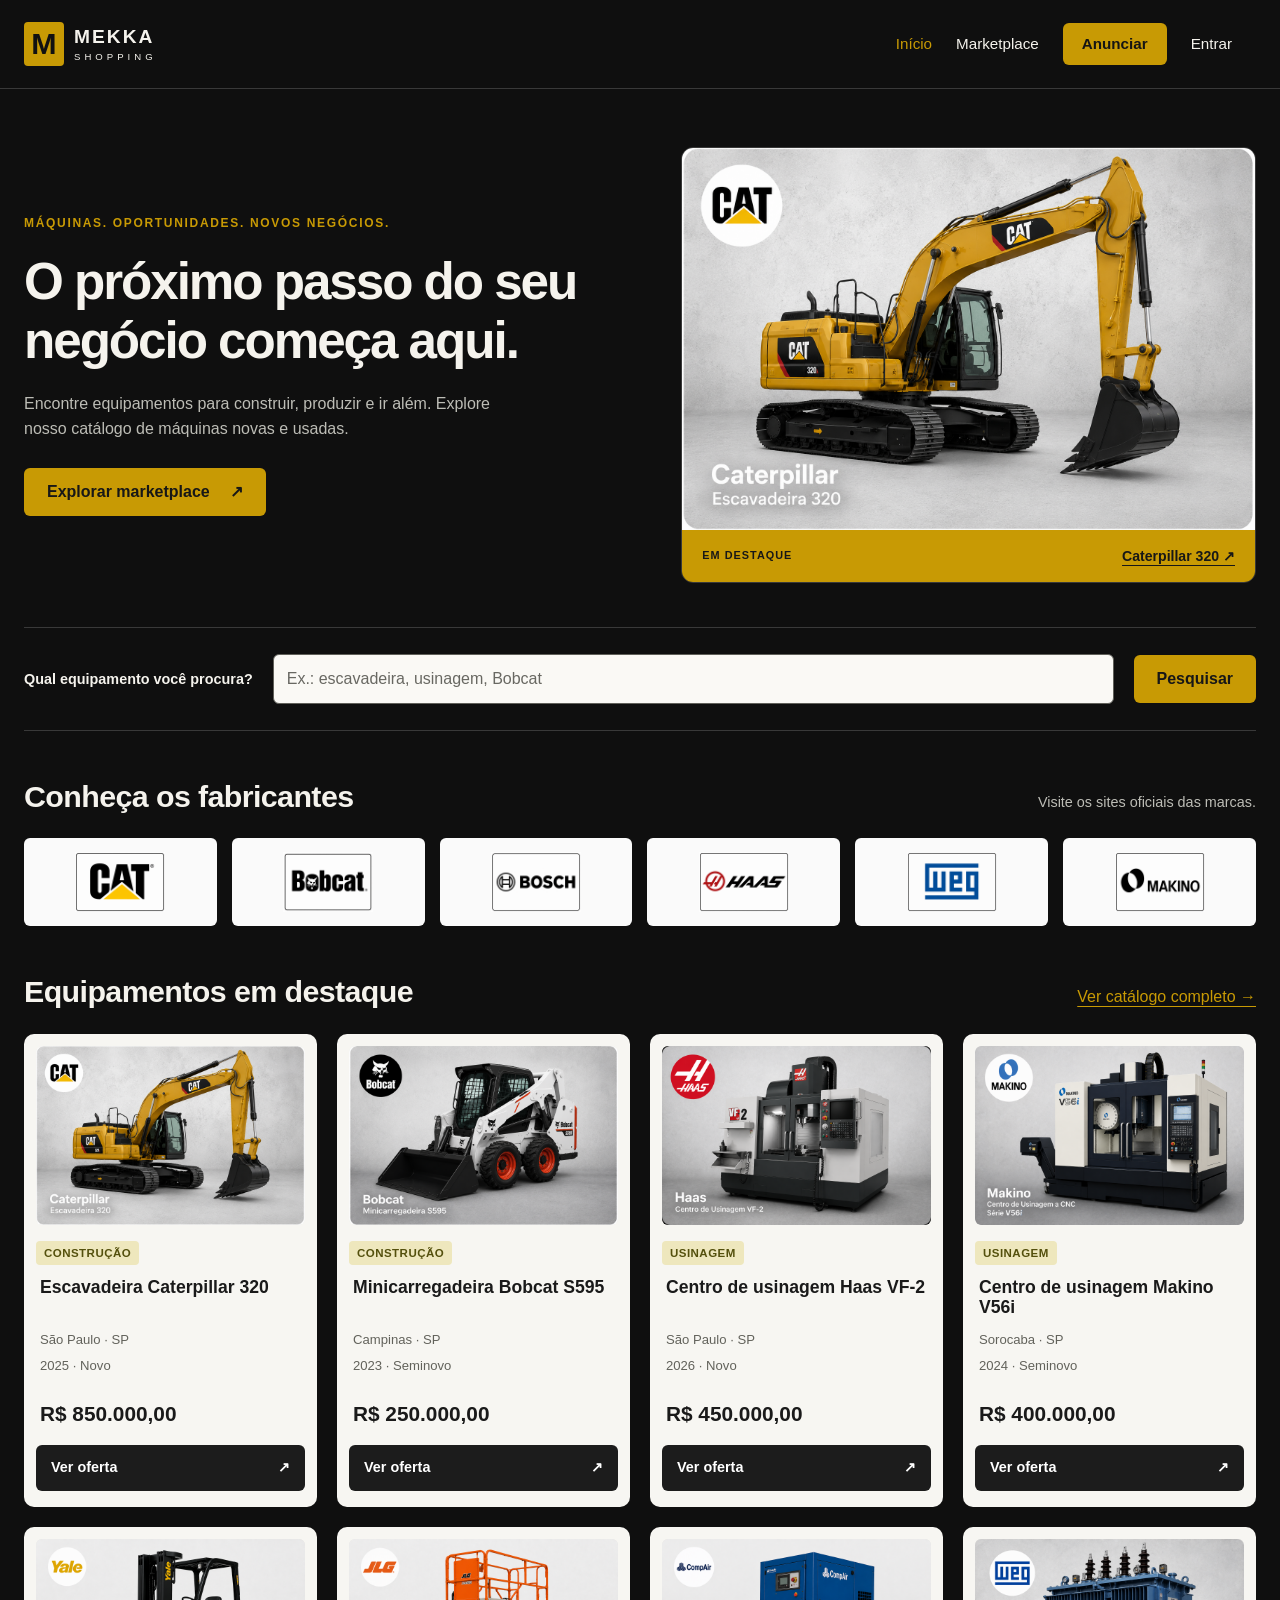
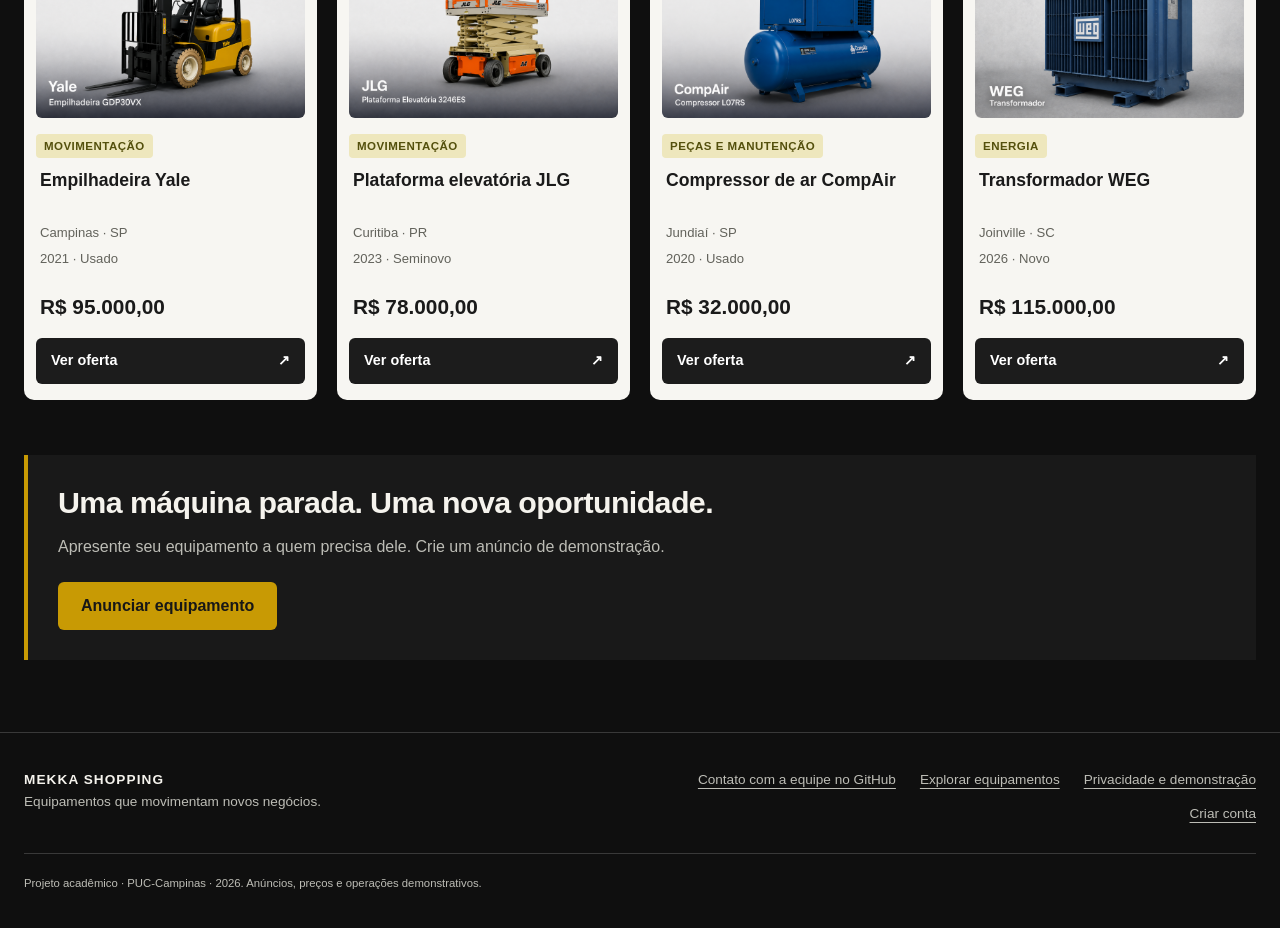
<file: index.html>
<!DOCTYPE html>
<html lang="pt-BR">
<head>
    <meta charset="UTF-8">
    <meta name="viewport" content="width=device-width, initial-scale=1.0">
    <meta name="description" content="Mekka Shopping: marketplace acadêmico de máquinas e equipamentos.">
    <meta http-equiv="refresh" content="0;url=inicio/mekka.html">
    <title>Mekka Shopping</title>
    <link rel="stylesheet" href="compartilhado/estilos.css">
</head>
<body>
    <main class="abertura"><h1>Mekka Shopping</h1><p><a href="inicio/mekka.html">Abrir a página inicial</a></p></main>
</body>
</html>
</file>
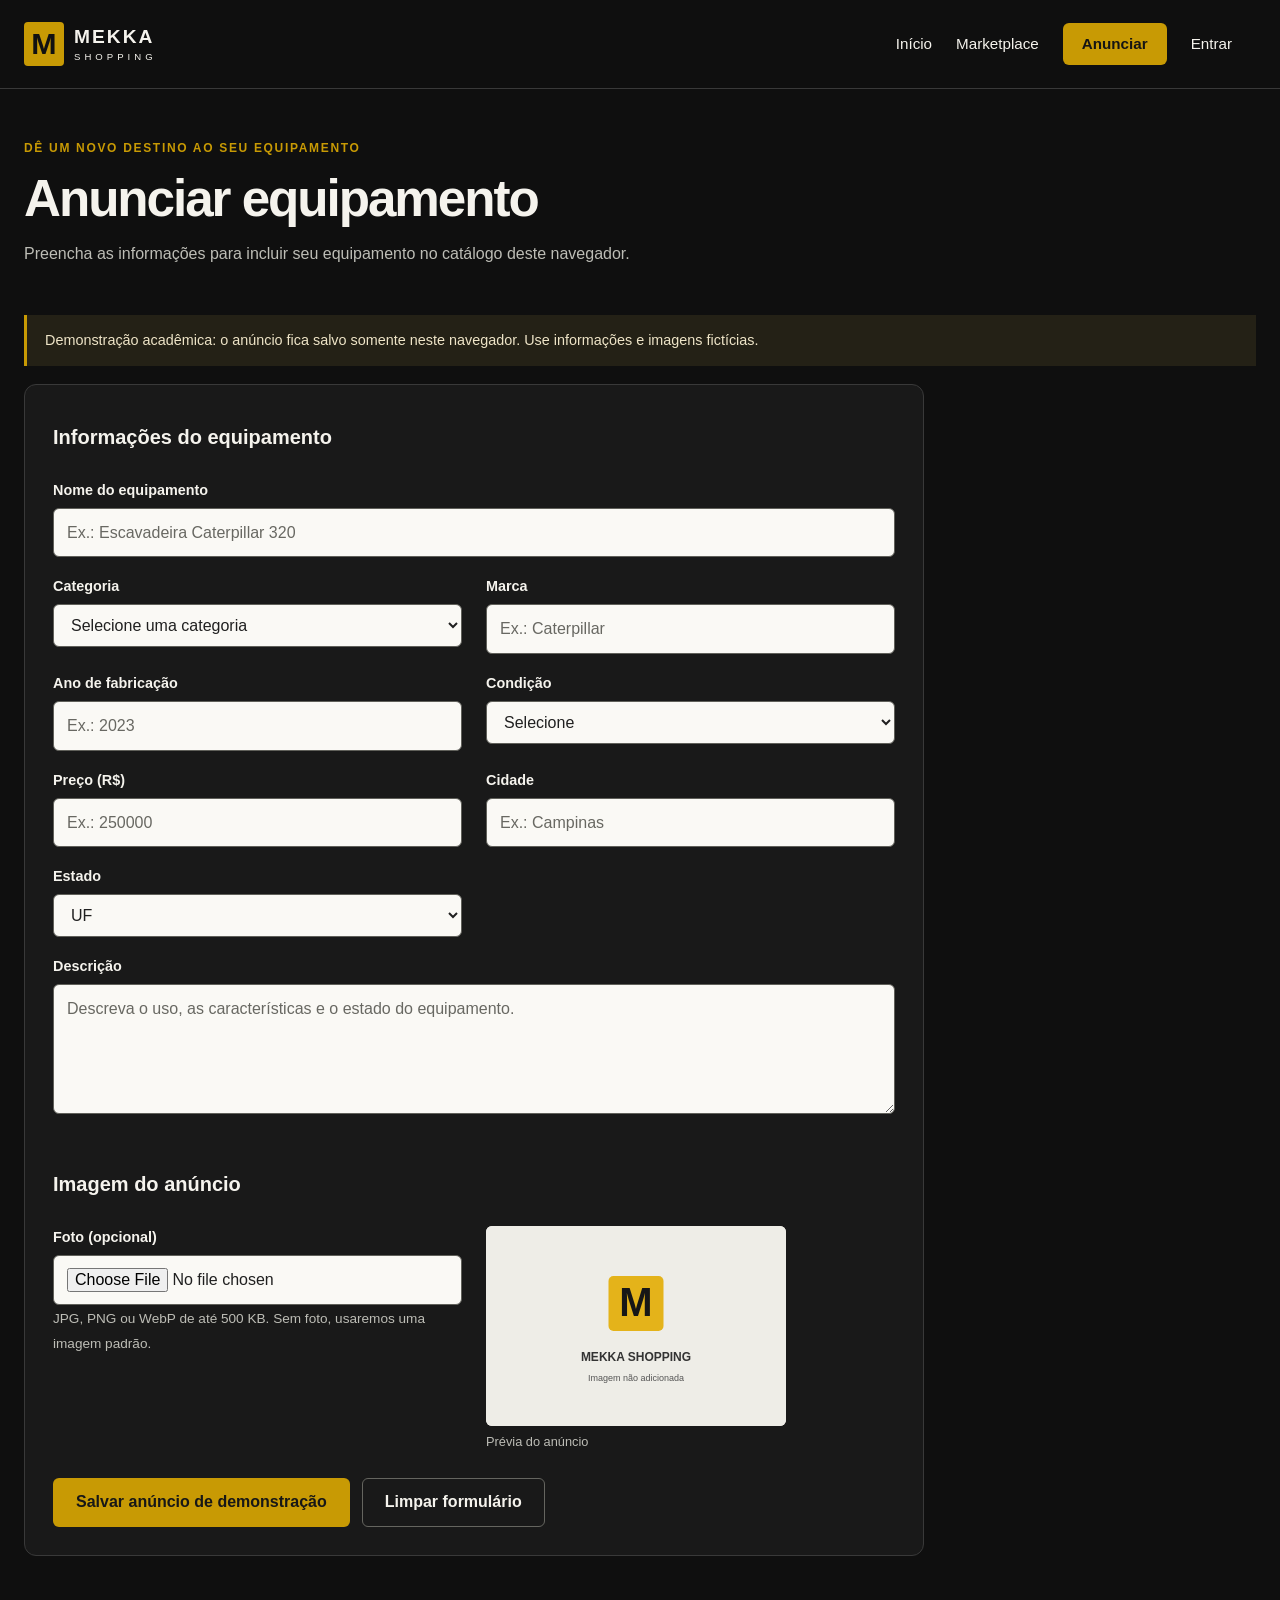
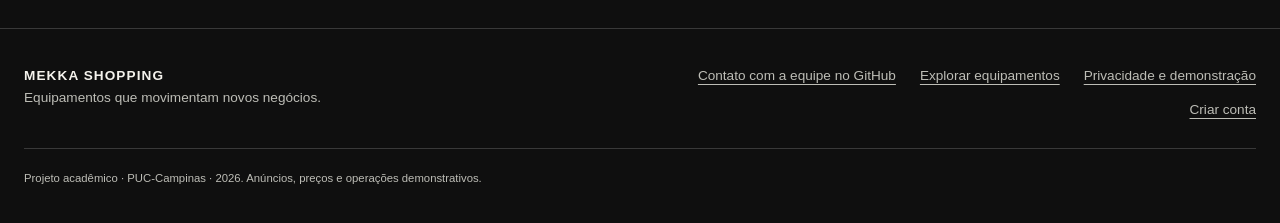
<file: anunciar/anunciar.html>
<!DOCTYPE html>
<html lang="pt-BR">
<head>
    <meta charset="UTF-8">
    <meta name="viewport" content="width=device-width, initial-scale=1.0">
    <meta name="description" content="Monte um anúncio demonstrativo com imagem, características e preço do seu equipamento.">
    <title>Anunciar equipamento | Mekka Shopping</title>
    <link rel="stylesheet" href="../compartilhado/estilos.css">
    <link rel="stylesheet" href="anunciar.css">
    <script src="../compartilhado/comum.js" defer></script>
    <script src="../compartilhado/dados.js" defer></script>
    <script src="anunciar.js" defer></script>
</head>
<body>

    <a class="pular" href="#conteudo">Pular para o conteúdo</a>
    <header class="cabecalho">
        <a class="marca" href="../inicio/mekka.html" aria-label="Mekka Shopping, início"><span class="simbolo" aria-hidden="true">M</span><span>MEKKA <small>SHOPPING</small></span></a>
        <nav aria-label="Navegação principal">
            <ul class="menu">
                <li><a href="../inicio/mekka.html">Início</a></li>
                <li><a href="../marketplace/market.html">Marketplace</a></li>
                <li><a href="../anunciar/anunciar.html" class="botao compacto">Anunciar</a></li>
                <li><a href="../login/login.html" id="link-conta">Entrar</a></li>
                <li><button type="button" id="sair" class="link-botao" hidden>Sair</button></li>
            </ul>
        </nav>
    </header>
    <main id="conteudo">
        <noscript><p class="aviso">Ative o JavaScript para pesquisar equipamentos e usar os formulários demonstrativos.</p></noscript>

        <header class="abertura"><p class="sobretitulo">DÊ UM NOVO DESTINO AO SEU EQUIPAMENTO</p><h1>Anunciar equipamento</h1><p>Preencha as informações para incluir seu equipamento no catálogo deste navegador.</p></header>
        <p class="aviso">Demonstração acadêmica: o anúncio fica salvo somente neste navegador. Use informações e imagens fictícias.</p>
        <form id="form-anuncio" class="painel formulario-anuncio" method="post" novalidate>
            <fieldset><legend>Informações do equipamento</legend>
                <p class="campo largura-total"><label for="nome">Nome do equipamento</label><input id="nome" type="text" required minlength="3" maxlength="90" placeholder="Ex.: Escavadeira Caterpillar 320"></p>
                <p class="campo"><label for="categoria">Categoria</label><select id="categoria" required><option value="">Selecione uma categoria</option><option>Construção</option><option>Usinagem</option><option>Energia</option><option>Movimentação</option><option>Limpeza</option><option>Peças e manutenção</option></select></p>
                <p class="campo"><label for="marca">Marca</label><input id="marca" type="text" required minlength="2" maxlength="40" placeholder="Ex.: Caterpillar"></p>
                <p class="campo"><label for="ano">Ano de fabricação</label><input id="ano" type="number" required min="1950" step="1" placeholder="Ex.: 2023"></p>
                <p class="campo"><label for="condicao">Condição</label><select id="condicao" required><option value="">Selecione</option><option>Novo</option><option>Seminovo</option><option>Usado</option></select></p>
                <p class="campo"><label for="preco">Preço (R$)</label><input id="preco" type="number" required min="0.01" max="999999999" step="0.01" placeholder="Ex.: 250000"></p>
                <p class="campo"><label for="cidade">Cidade</label><input id="cidade" type="text" required minlength="2" maxlength="60" placeholder="Ex.: Campinas"></p>
                <p class="campo"><label for="uf">Estado</label><select id="uf" required><option value="">UF</option><option>AC</option><option>AL</option><option>AP</option><option>AM</option><option>BA</option><option>CE</option><option>DF</option><option>ES</option><option>GO</option><option>MA</option><option>MT</option><option>MS</option><option>MG</option><option>PA</option><option>PB</option><option>PR</option><option>PE</option><option>PI</option><option>RJ</option><option>RN</option><option>RS</option><option>RO</option><option>RR</option><option>SC</option><option>SP</option><option>SE</option><option>TO</option></select></p>
                <p class="campo largura-total"><label for="descricao">Descrição</label><textarea id="descricao" required minlength="20" maxlength="1500" placeholder="Descreva o uso, as características e o estado do equipamento."></textarea></p>
            </fieldset>
            <fieldset><legend>Imagem do anúncio</legend>
                <p class="campo"><label for="imagem">Foto (opcional)</label><input id="imagem" type="file" accept="image/png,image/jpeg,image/webp" aria-describedby="ajuda-imagem"><small id="ajuda-imagem">JPG, PNG ou WebP de até 500 KB. Sem foto, usaremos uma imagem padrão.</small></p>
                <figure class="previa"><img id="previa-imagem" src="../produtos/sem-imagem.svg" alt="Prévia da imagem do anúncio" width="450" height="300"><figcaption>Prévia do anúncio</figcaption></figure>
            </fieldset>
            <p id="retorno-anuncio" class="mensagem" role="status" aria-live="polite" hidden></p>
            <p class="acoes-formulario"><button class="botao" type="submit" disabled>Salvar anúncio de demonstração</button><button class="botao secundario" type="reset">Limpar formulário</button></p>
        </form>
        <section id="anuncio-criado" class="painel secao" aria-labelledby="titulo-criado" tabindex="-1" hidden><h2 id="titulo-criado">Seu anúncio está no catálogo deste navegador.</h2><p class="nota">Ele continuará disponível ao recarregar a página.</p><a id="ver-anuncio" href="../marketplace/market.html" class="botao">Ver meu anúncio</a><a href="../marketplace/market.html" class="atalho">Ir para o marketplace</a></section>
    </main>

    <footer class="rodape">
        <p><strong>MEKKA SHOPPING</strong><br>Equipamentos que movimentam novos negócios.</p>
        <nav aria-label="Links do rodapé"><a href="https://github.com/viniciusmartins65santos-del/Mekka-shopping/issues">Contato com a equipe no GitHub</a><a href="../marketplace/market.html">Explorar equipamentos</a><a href="../privacidade/privacidade.html">Privacidade e demonstração</a><a href="../cadastro/cadastro.html">Criar conta</a></nav>
        <small>Projeto acadêmico · PUC-Campinas · 2026. Anúncios, preços e operações demonstrativos.</small>
    </footer>

</body>
</html>
</file>
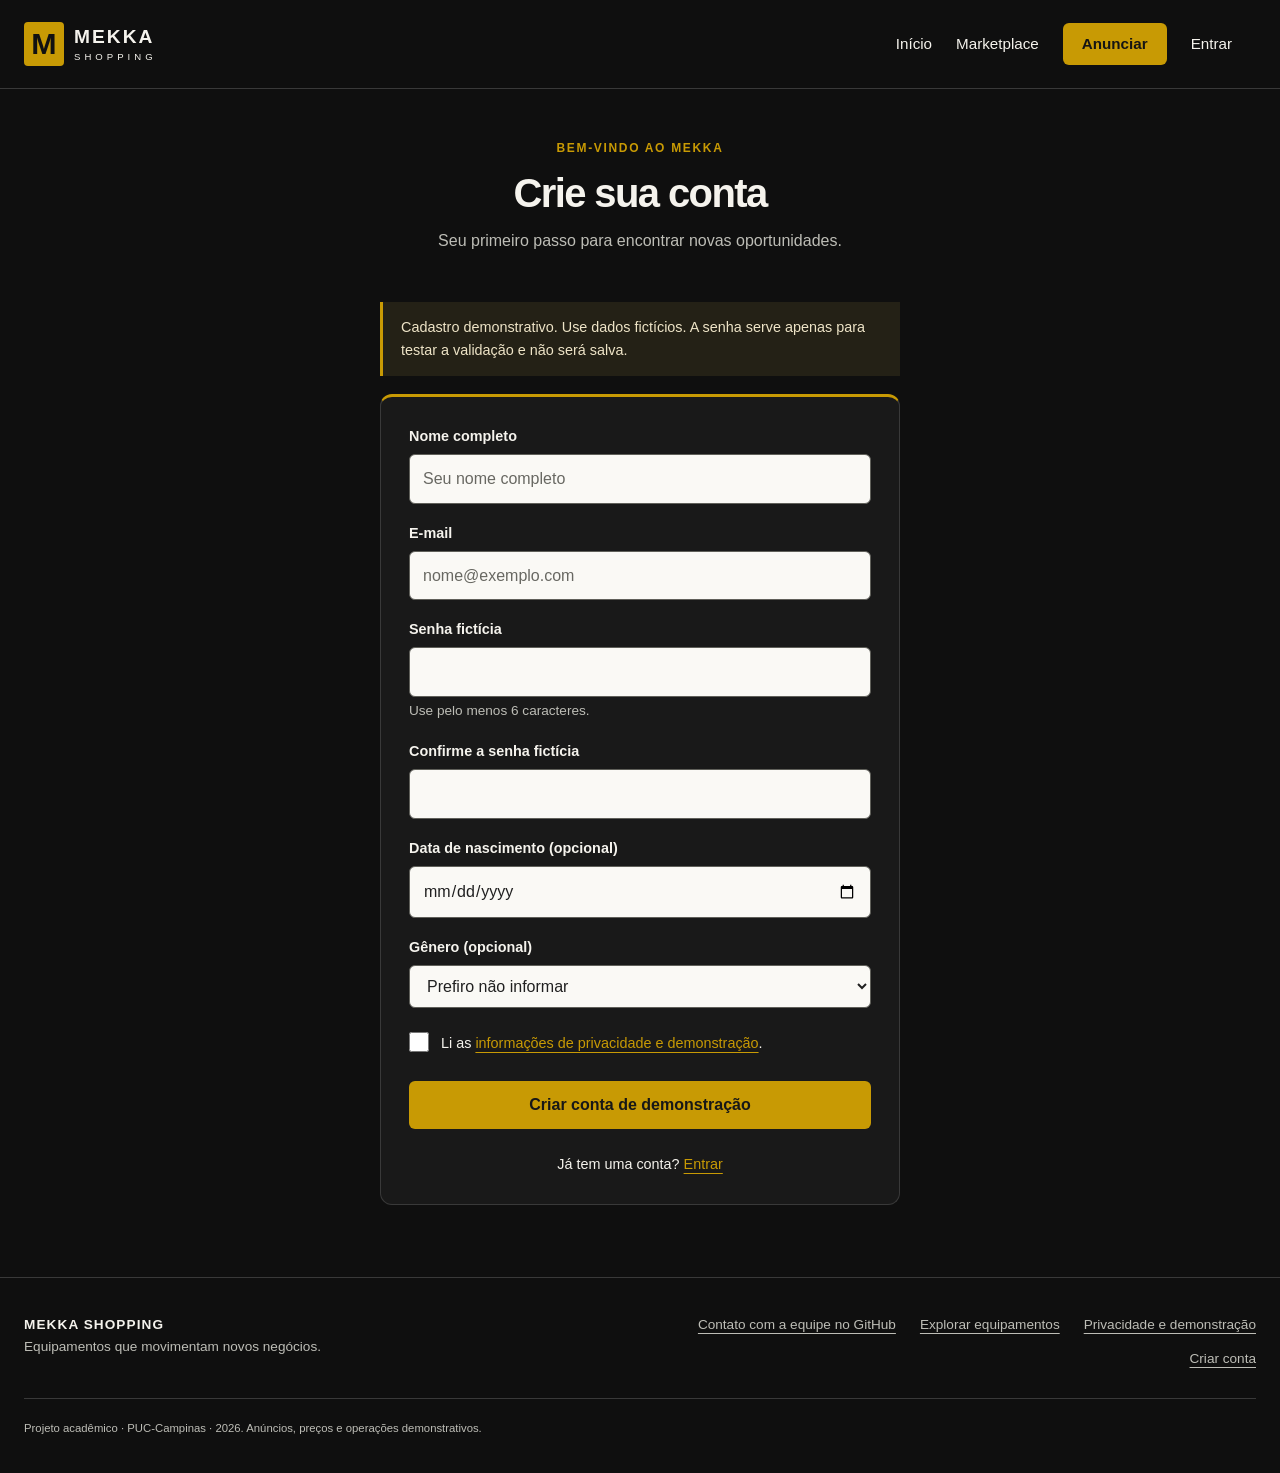
<file: cadastro/cadastro.html>
<!DOCTYPE html>
<html lang="pt-BR">
<head>
    <meta charset="UTF-8">
    <meta name="viewport" content="width=device-width, initial-scale=1.0">
    <meta name="description" content="Experimente o cadastro demonstrativo do Mekka Shopping.">
    <title>Criar conta | Mekka Shopping</title>
    <link rel="stylesheet" href="../compartilhado/estilos.css">
    <link rel="stylesheet" href="../compartilhado/formularios.css">
    <link rel="stylesheet" href="cadastro.css">
    <script src="../compartilhado/comum.js" defer></script>
    <script src="cadastro.js" defer></script>
</head>
<body>

    <a class="pular" href="#conteudo">Pular para o conteúdo</a>
    <header class="cabecalho">
        <a class="marca" href="../inicio/mekka.html" aria-label="Mekka Shopping, início"><span class="simbolo" aria-hidden="true">M</span><span>MEKKA <small>SHOPPING</small></span></a>
        <nav aria-label="Navegação principal">
            <ul class="menu">
                <li><a href="../inicio/mekka.html">Início</a></li>
                <li><a href="../marketplace/market.html">Marketplace</a></li>
                <li><a href="../anunciar/anunciar.html" class="botao compacto">Anunciar</a></li>
                <li><a href="../login/login.html" id="link-conta">Entrar</a></li>
                <li><button type="button" id="sair" class="link-botao" hidden>Sair</button></li>
            </ul>
        </nav>
    </header>
    <main id="conteudo">
        <noscript><p class="aviso">Ative o JavaScript para pesquisar equipamentos e usar os formulários demonstrativos.</p></noscript>

        <section class="acesso" aria-labelledby="titulo-cadastro">
            <header class="abertura"><p class="sobretitulo">BEM-VINDO AO MEKKA</p><h1 id="titulo-cadastro">Crie sua conta</h1><p>Seu primeiro passo para encontrar novas oportunidades.</p></header>
            <p class="aviso">Cadastro demonstrativo. Use dados fictícios. A senha serve apenas para testar a validação e não será salva.</p>
            <form id="form-cadastro" class="painel" method="post" novalidate>
                <p class="campo"><label for="nome">Nome completo</label><input id="nome" type="text" required minlength="3" maxlength="80" autocomplete="name" placeholder="Seu nome completo"></p>
                <p class="campo"><label for="email">E-mail</label><input id="email" type="email" required maxlength="120" autocomplete="email" placeholder="nome@exemplo.com"></p>
                <p class="campo"><label for="senha">Senha fictícia</label><input id="senha" type="password" required minlength="6" maxlength="64" autocomplete="new-password" aria-describedby="ajuda-senha"><small id="ajuda-senha">Use pelo menos 6 caracteres.</small></p>
                <p class="campo"><label for="confirmarsenha">Confirme a senha fictícia</label><input id="confirmarsenha" type="password" required minlength="6" maxlength="64" autocomplete="new-password"></p>
                <p class="campo"><label for="nascimento">Data de nascimento (opcional)</label><input id="nascimento" type="date" autocomplete="bday"></p>
                <p class="campo"><label for="genero">Gênero (opcional)</label><select id="genero"><option value="">Prefiro não informar</option><option>Masculino</option><option>Feminino</option><option>Outro</option></select></p>
                <p class="termos"><input id="termos" type="checkbox" required><label for="termos">Li as <a href="../privacidade/privacidade.html">informações de privacidade e demonstração</a>.</label></p>
                <p id="retorno-cadastro" class="mensagem" role="status" aria-live="polite" hidden></p>
                <button class="botao botao-completo" type="submit" disabled>Criar conta de demonstração</button>
                <p class="rodape-form">Já tem uma conta? <a href="../login/login.html">Entrar</a></p>
            </form>
        </section>
    </main>

    <footer class="rodape">
        <p><strong>MEKKA SHOPPING</strong><br>Equipamentos que movimentam novos negócios.</p>
        <nav aria-label="Links do rodapé"><a href="https://github.com/viniciusmartins65santos-del/Mekka-shopping/issues">Contato com a equipe no GitHub</a><a href="../marketplace/market.html">Explorar equipamentos</a><a href="../privacidade/privacidade.html">Privacidade e demonstração</a><a href="../cadastro/cadastro.html">Criar conta</a></nav>
        <small>Projeto acadêmico · PUC-Campinas · 2026. Anúncios, preços e operações demonstrativos.</small>
    </footer>

</body>
</html>
</file>
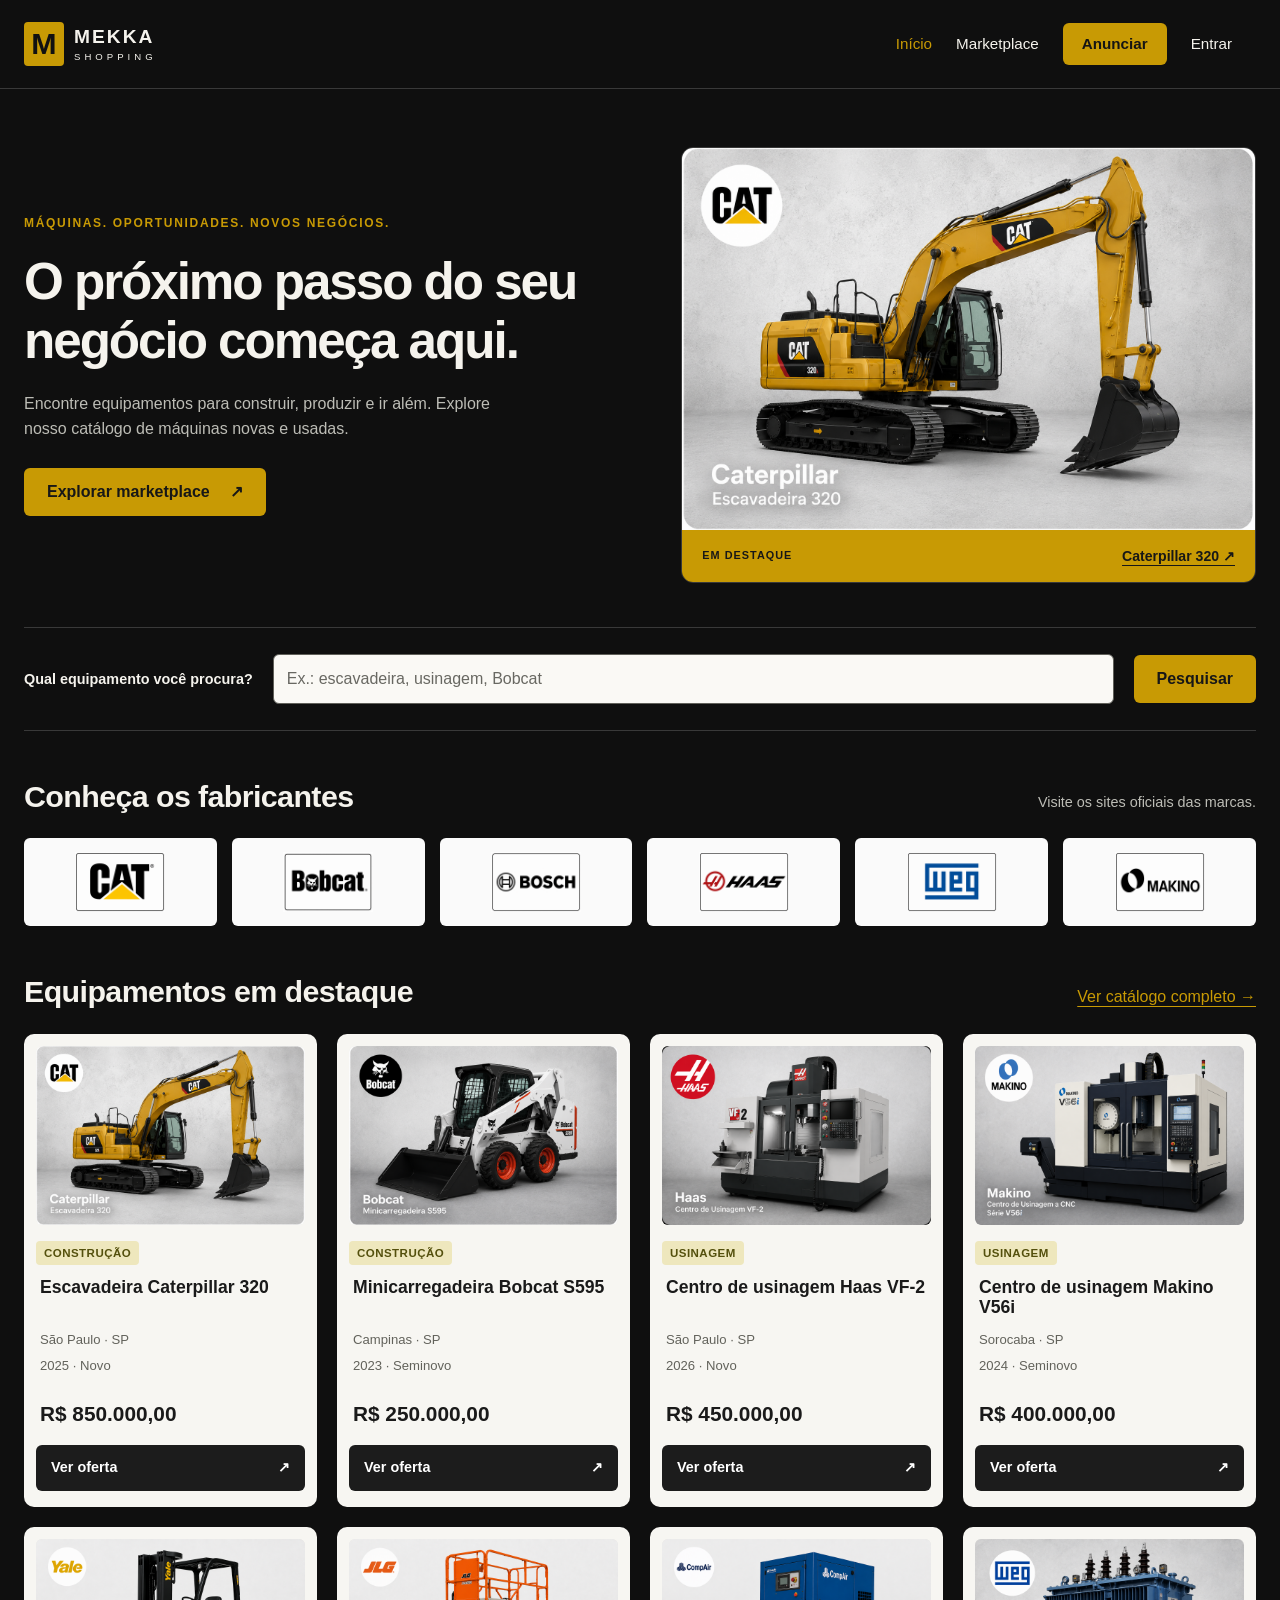
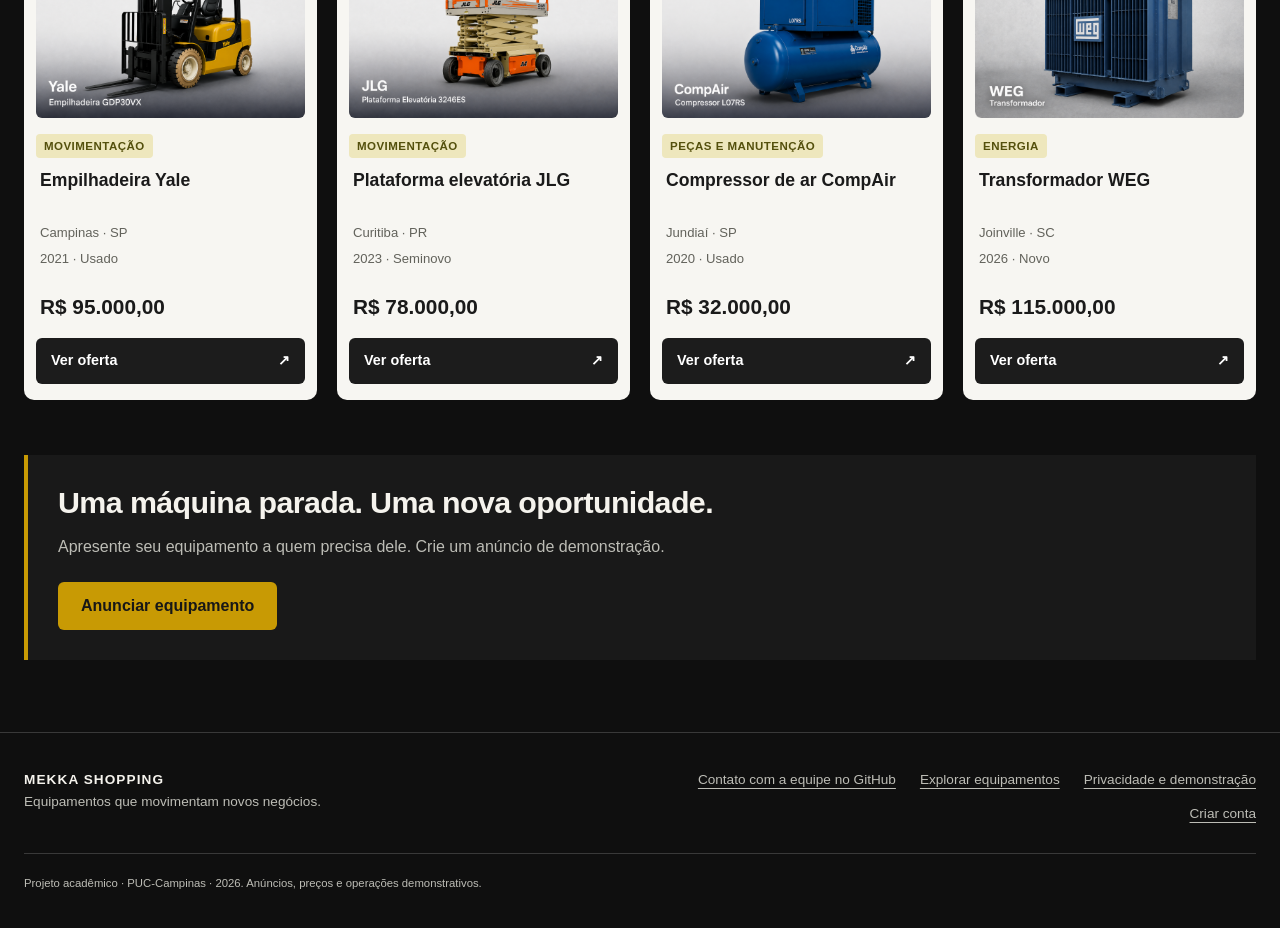
<file: inicio/mekka.html>
<!DOCTYPE html>
<html lang="pt-BR">
<head>
    <meta charset="UTF-8">
    <meta name="viewport" content="width=device-width, initial-scale=1.0">
    <meta name="description" content="Explore máquinas e equipamentos novos, seminovos e usados no projeto acadêmico Mekka Shopping.">
    <title>Máquinas para novos negócios | Mekka Shopping</title>
    <link rel="stylesheet" href="../compartilhado/estilos.css">
    <link rel="stylesheet" href="mekka.css">
    <script src="../compartilhado/comum.js" defer></script>
    <script src="../compartilhado/dados.js" defer></script>
    <script src="../compartilhado/cartoes.js" defer></script>
    <script src="mekka.js" defer></script>
</head>
<body>

    <a class="pular" href="#conteudo">Pular para o conteúdo</a>
    <header class="cabecalho">
        <a class="marca" href="../inicio/mekka.html" aria-label="Mekka Shopping, início"><span class="simbolo" aria-hidden="true">M</span><span>MEKKA <small>SHOPPING</small></span></a>
        <nav aria-label="Navegação principal">
            <ul class="menu">
                <li><a href="../inicio/mekka.html" aria-current="page">Início</a></li>
                <li><a href="../marketplace/market.html">Marketplace</a></li>
                <li><a href="../anunciar/anunciar.html" class="botao compacto">Anunciar</a></li>
                <li><a href="../login/login.html" id="link-conta">Entrar</a></li>
                <li><button type="button" id="sair" class="link-botao" hidden>Sair</button></li>
            </ul>
        </nav>
    </header>
    <main id="conteudo">
        <noscript><p class="aviso">Ative o JavaScript para pesquisar equipamentos e usar os formulários demonstrativos.</p></noscript>

        <section class="hero" aria-labelledby="titulo-inicio">
            <header class="hero-texto">
                <p class="sobretitulo">MÁQUINAS. OPORTUNIDADES. NOVOS NEGÓCIOS.</p>
                <h1 id="titulo-inicio">O próximo passo do seu negócio começa aqui.</h1>
                <p>Encontre equipamentos para construir, produzir e ir além. Explore nosso catálogo de máquinas novas e usadas.</p>
                <a class="botao" href="../marketplace/market.html">Explorar marketplace <span aria-hidden="true">↗</span></a>
            </header>
            <figure class="hero-imagem">
                <img src="../produtos/escavadeira-cat.png" alt="Escavadeira Caterpillar 320 amarela" width="1536" height="1024" fetchpriority="high">
                <figcaption><span>EM DESTAQUE</span><a href="../produto/produto.html?id=cat-320">Caterpillar 320 <span aria-hidden="true">↗</span></a></figcaption>
            </figure>
        </section>
        <search class="busca-inicio" aria-label="Buscar equipamentos">
            <form action="../marketplace/market.html" method="get" class="busca">
                <label for="busca-inicio">Qual equipamento você procura?</label>
                <input type="search" id="busca-inicio" name="busca" placeholder="Ex.: escavadeira, usinagem, Bobcat" maxlength="100">
                <button class="botao" type="submit">Pesquisar</button>
            </form>
        </search>
        <section class="secao" aria-labelledby="titulo-marcas">
            <header class="titulo-secao"><h2 id="titulo-marcas">Conheça os fabricantes</h2><p>Visite os sites oficiais das marcas.</p></header>
            <ul class="lojas">
                <li><a href="https://www.cat.com/pt_BR.html" target="_blank" rel="noopener noreferrer" aria-label="Site oficial Caterpillar, abre em nova aba"><img src="../logos/logo-cat.png" alt="Caterpillar" width="160" height="90" loading="lazy"></a></li>
                <li><a href="https://www.bobcat.com/br/pt" target="_blank" rel="noopener noreferrer" aria-label="Site oficial Bobcat, abre em nova aba"><img src="../logos/logo-bobcat.png" alt="Bobcat" width="160" height="90" loading="lazy"></a></li>
                <li><a href="https://www.bosch-professional.com/br/pt/" target="_blank" rel="noopener noreferrer" aria-label="Site oficial Bosch, abre em nova aba"><img src="../logos/logo-bosch.png" alt="Bosch" width="160" height="90" loading="lazy"></a></li>
                <li><a href="https://www.haascnc.com/pt.html" target="_blank" rel="noopener noreferrer" aria-label="Site oficial Haas, abre em nova aba"><img src="../logos/logo-haas.png" alt="Haas" width="160" height="90" loading="lazy"></a></li>
                <li><a href="https://www.weg.net/institutional/BR/pt/" target="_blank" rel="noopener noreferrer" aria-label="Site oficial WEG, abre em nova aba"><img src="../logos/logo-weg.png" alt="WEG" width="160" height="90" loading="lazy"></a></li>
                <li><a href="https://www.makino.com/br/pt/" target="_blank" rel="noopener noreferrer" aria-label="Site oficial Makino, abre em nova aba"><img src="../logos/logo-makino.png" alt="Makino" width="160" height="90" loading="lazy"></a></li>
            </ul>
        </section>
        <section class="secao" aria-labelledby="titulo-destaques">
            <header class="titulo-secao"><h2 id="titulo-destaques">Equipamentos em destaque</h2><a href="../marketplace/market.html">Ver catálogo completo →</a></header>
            <ul id="destaques" class="grade-produtos"></ul>
        </section>
        <aside class="chamada" aria-label="Convite para anunciar">
            <h2>Uma máquina parada. Uma nova oportunidade.</h2>
            <p>Apresente seu equipamento a quem precisa dele. Crie um anúncio de demonstração.</p>
            <a href="../anunciar/anunciar.html" class="botao">Anunciar equipamento</a>
        </aside>
    </main>

    <footer class="rodape">
        <p><strong>MEKKA SHOPPING</strong><br>Equipamentos que movimentam novos negócios.</p>
        <nav aria-label="Links do rodapé"><a href="https://github.com/viniciusmartins65santos-del/Mekka-shopping/issues">Contato com a equipe no GitHub</a><a href="../marketplace/market.html">Explorar equipamentos</a><a href="../privacidade/privacidade.html">Privacidade e demonstração</a><a href="../cadastro/cadastro.html">Criar conta</a></nav>
        <small>Projeto acadêmico · PUC-Campinas · 2026. Anúncios, preços e operações demonstrativos.</small>
    </footer>

    <template id="modelo-cartao">
        <li>
            <article class="card-produto">
                <img class="imagem-produto" src="../produtos/sem-imagem.svg" alt="" width="600" height="400" loading="lazy">
                <p class="etiqueta"></p>
                <h3 class="nome-produto"></h3>
                <p class="local-produto"></p>
                <p class="info-produto"></p>
                <p class="preco-produto"></p>
                <a class="botao botao-escuro oferta" href="../marketplace/market.html">Ver oferta <span aria-hidden="true">↗</span></a>
            </article>
        </li>
    </template>
</body>
</html>
</file>
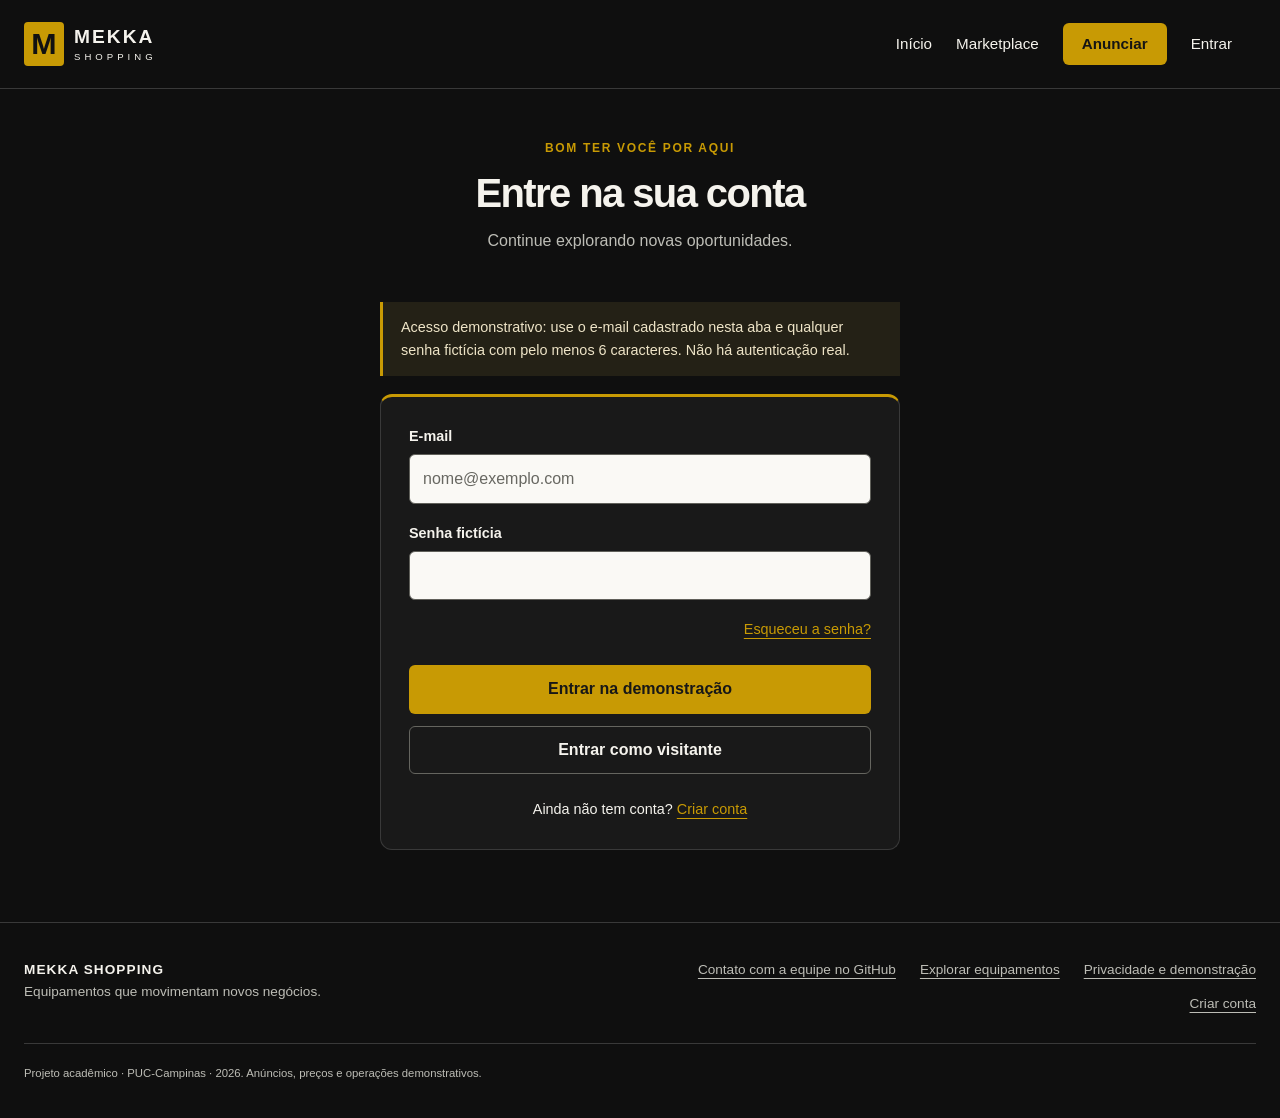
<file: login/login.html>
<!DOCTYPE html>
<html lang="pt-BR">
<head>
    <meta charset="UTF-8">
    <meta name="viewport" content="width=device-width, initial-scale=1.0">
    <meta name="description" content="Entre na demonstração do Mekka Shopping ou experimente o acesso de visitante.">
    <title>Entrar | Mekka Shopping</title>
    <link rel="stylesheet" href="../compartilhado/estilos.css">
    <link rel="stylesheet" href="../compartilhado/formularios.css">
    <link rel="stylesheet" href="login.css">
    <script src="../compartilhado/comum.js" defer></script>
    <script src="login.js" defer></script>
</head>
<body>

    <a class="pular" href="#conteudo">Pular para o conteúdo</a>
    <header class="cabecalho">
        <a class="marca" href="../inicio/mekka.html" aria-label="Mekka Shopping, início"><span class="simbolo" aria-hidden="true">M</span><span>MEKKA <small>SHOPPING</small></span></a>
        <nav aria-label="Navegação principal">
            <ul class="menu">
                <li><a href="../inicio/mekka.html">Início</a></li>
                <li><a href="../marketplace/market.html">Marketplace</a></li>
                <li><a href="../anunciar/anunciar.html" class="botao compacto">Anunciar</a></li>
                <li><a href="../login/login.html" id="link-conta">Entrar</a></li>
                <li><button type="button" id="sair" class="link-botao" hidden>Sair</button></li>
            </ul>
        </nav>
    </header>
    <main id="conteudo">
        <noscript><p class="aviso">Ative o JavaScript para pesquisar equipamentos e usar os formulários demonstrativos.</p></noscript>

        <section class="acesso" aria-labelledby="titulo-login">
            <header class="abertura"><p class="sobretitulo">BOM TER VOCÊ POR AQUI</p><h1 id="titulo-login">Entre na sua conta</h1><p>Continue explorando novas oportunidades.</p></header>
            <p class="aviso">Acesso demonstrativo: use o e-mail cadastrado nesta aba e qualquer senha fictícia com pelo menos 6 caracteres. Não há autenticação real.</p>
            <form id="form-login" class="painel" method="post" novalidate>
                <p id="retorno-login" class="mensagem" role="status" aria-live="polite" hidden></p>
                <p class="campo"><label for="email">E-mail</label><input id="email" type="email" required maxlength="120" autocomplete="username" placeholder="nome@exemplo.com"></p>
                <p class="campo"><label for="senha">Senha fictícia</label><input id="senha" type="password" required minlength="6" maxlength="64" autocomplete="off"></p>
                <p class="recuperacao"><a href="../recuperar-senha/recuperar-senha.html">Esqueceu a senha?</a></p>
                <button class="botao botao-completo" type="submit" disabled>Entrar na demonstração</button>
                <button class="botao secundario botao-completo" type="button" id="entrar-visitante" disabled>Entrar como visitante</button>
                <p class="rodape-form">Ainda não tem conta? <a href="../cadastro/cadastro.html">Criar conta</a></p>
            </form>
        </section>
    </main>

    <footer class="rodape">
        <p><strong>MEKKA SHOPPING</strong><br>Equipamentos que movimentam novos negócios.</p>
        <nav aria-label="Links do rodapé"><a href="https://github.com/viniciusmartins65santos-del/Mekka-shopping/issues">Contato com a equipe no GitHub</a><a href="../marketplace/market.html">Explorar equipamentos</a><a href="../privacidade/privacidade.html">Privacidade e demonstração</a><a href="../cadastro/cadastro.html">Criar conta</a></nav>
        <small>Projeto acadêmico · PUC-Campinas · 2026. Anúncios, preços e operações demonstrativos.</small>
    </footer>

</body>
</html>
</file>
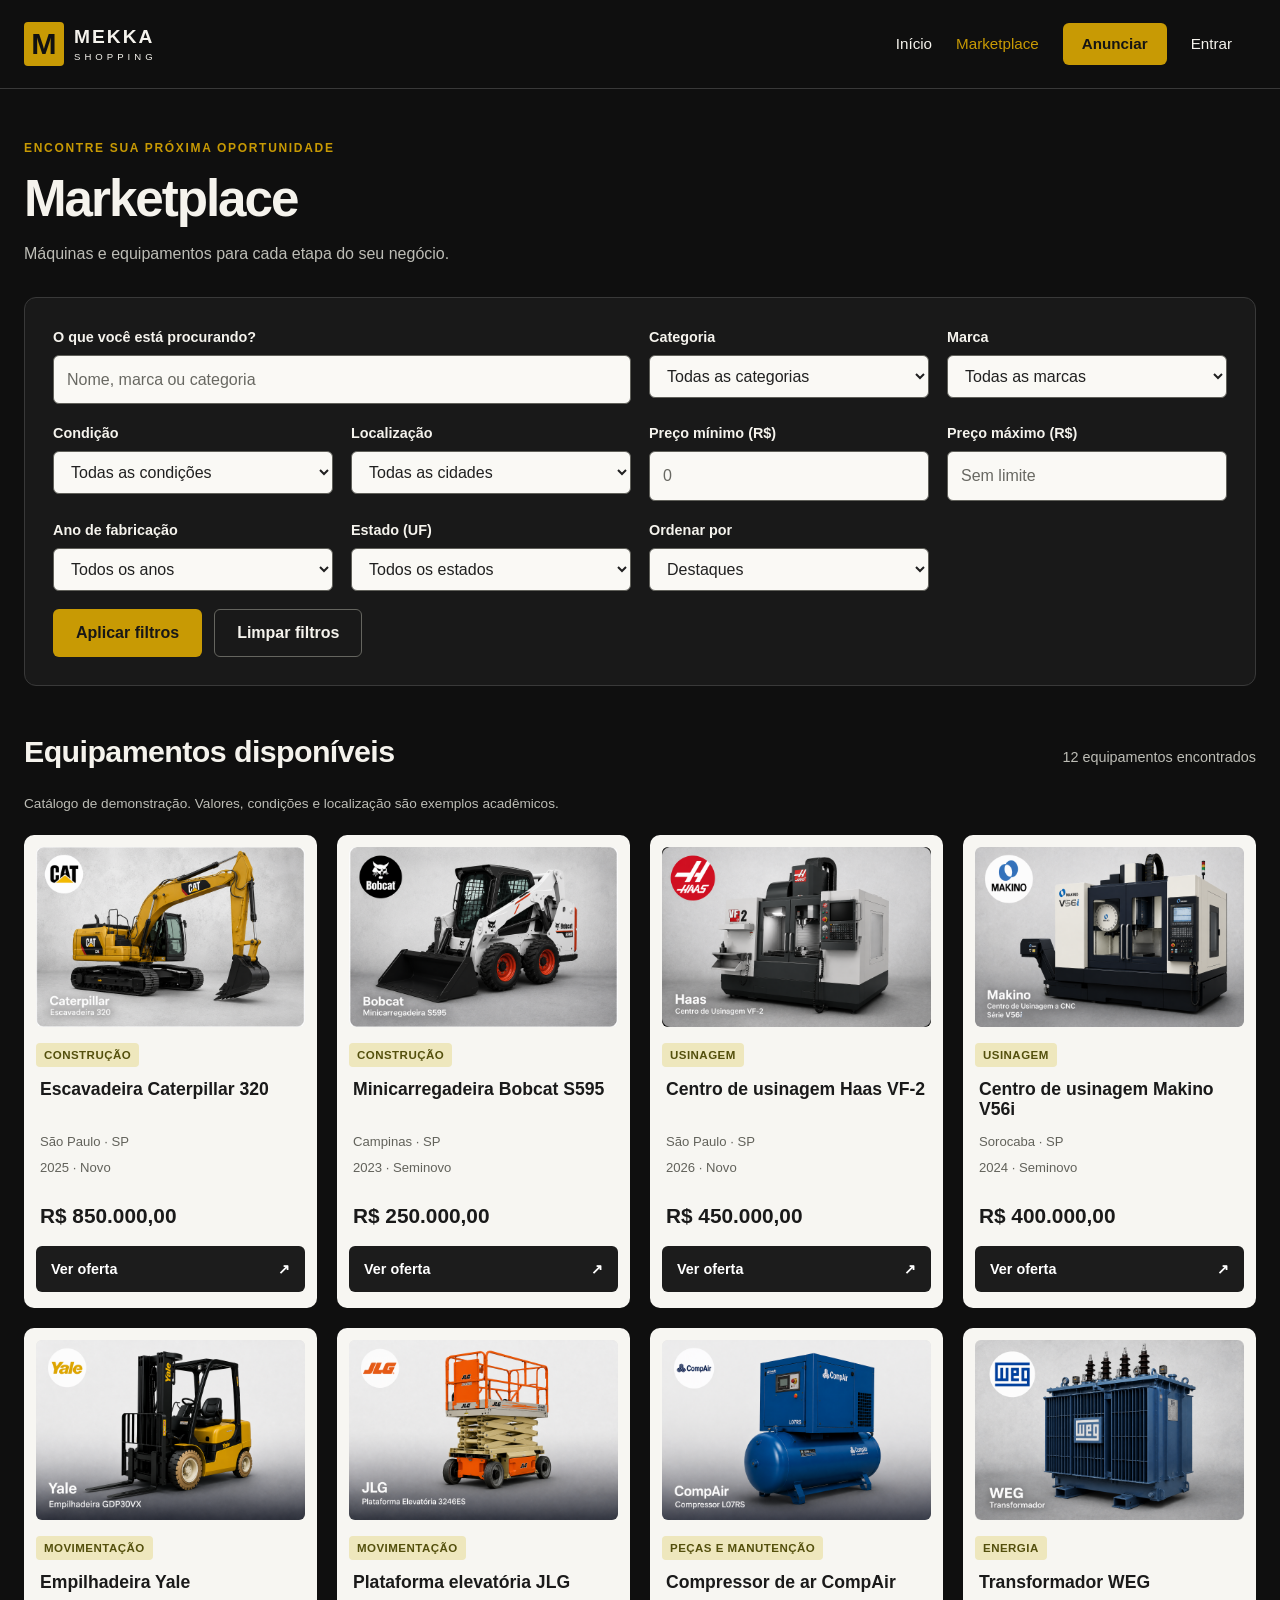
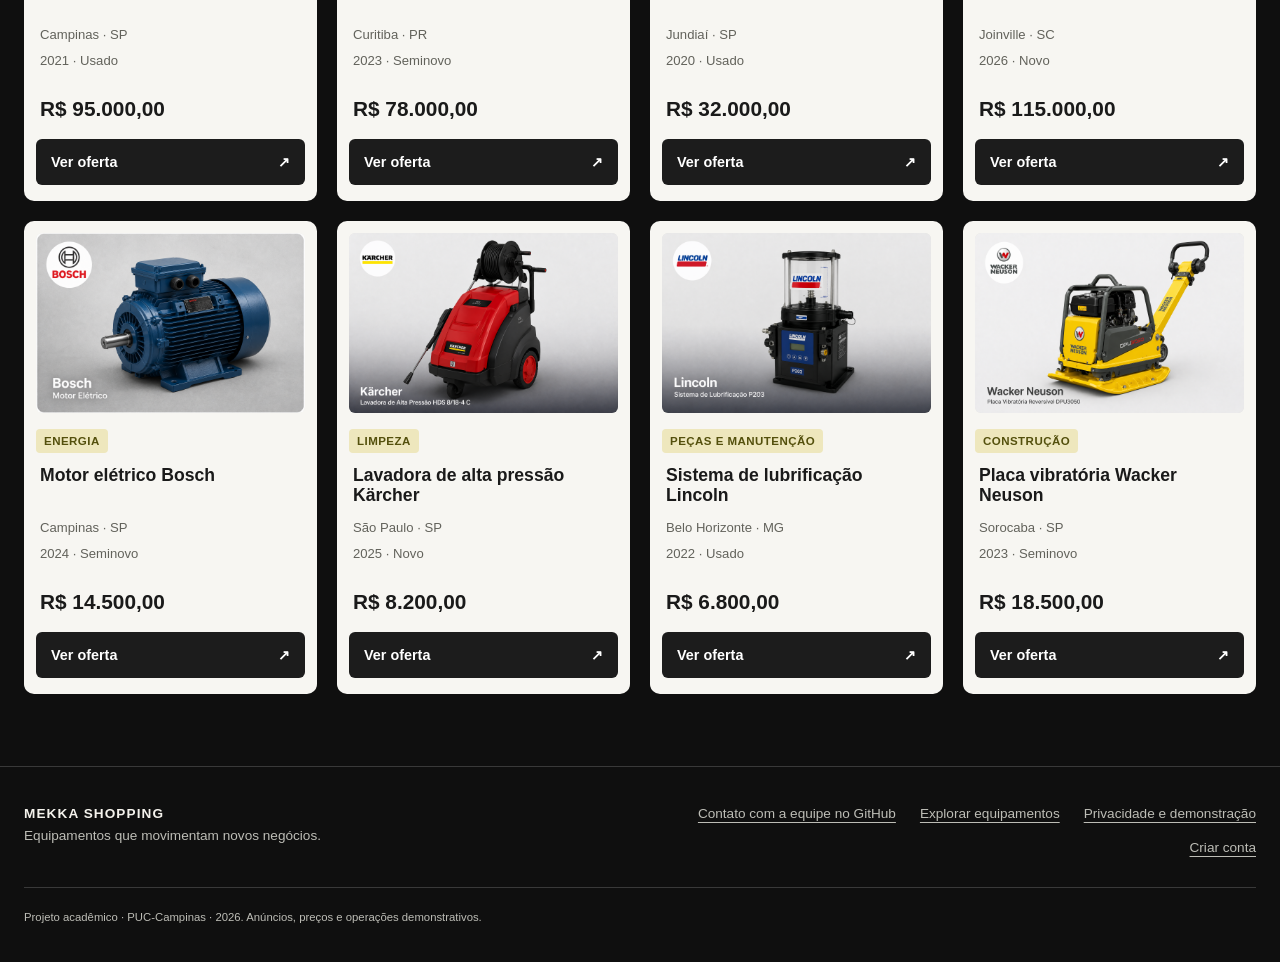
<file: marketplace/market.html>
<!DOCTYPE html>
<html lang="pt-BR">
<head>
    <meta charset="UTF-8">
    <meta name="viewport" content="width=device-width, initial-scale=1.0">
    <meta name="description" content="Pesquise e filtre máquinas por marca, categoria, condição, localização e preço no catálogo demonstrativo Mekka Shopping.">
    <title>Marketplace | Mekka Shopping</title>
    <link rel="stylesheet" href="../compartilhado/estilos.css">
    <link rel="stylesheet" href="market.css">
    <script src="../compartilhado/comum.js" defer></script>
    <script src="../compartilhado/dados.js" defer></script>
    <script src="../compartilhado/cartoes.js" defer></script>
    <script src="market.js" defer></script>
</head>
<body>

    <a class="pular" href="#conteudo">Pular para o conteúdo</a>
    <header class="cabecalho">
        <a class="marca" href="../inicio/mekka.html" aria-label="Mekka Shopping, início"><span class="simbolo" aria-hidden="true">M</span><span>MEKKA <small>SHOPPING</small></span></a>
        <nav aria-label="Navegação principal">
            <ul class="menu">
                <li><a href="../inicio/mekka.html">Início</a></li>
                <li><a href="../marketplace/market.html" aria-current="page">Marketplace</a></li>
                <li><a href="../anunciar/anunciar.html" class="botao compacto">Anunciar</a></li>
                <li><a href="../login/login.html" id="link-conta">Entrar</a></li>
                <li><button type="button" id="sair" class="link-botao" hidden>Sair</button></li>
            </ul>
        </nav>
    </header>
    <main id="conteudo">
        <noscript><p class="aviso">Ative o JavaScript para pesquisar equipamentos e usar os formulários demonstrativos.</p></noscript>

        <header class="abertura"><p class="sobretitulo">ENCONTRE SUA PRÓXIMA OPORTUNIDADE</p><h1>Marketplace</h1><p>Máquinas e equipamentos para cada etapa do seu negócio.</p></header>
        <search aria-label="Pesquisa e filtros do catálogo">
            <form id="filtros" class="painel filtros" action="../marketplace/market.html" method="get">
                <p class="campo campo-busca"><label for="busca">O que você está procurando?</label><input type="search" id="busca" name="busca" placeholder="Nome, marca ou categoria" maxlength="100"></p>
                <p class="campo"><label for="categoria">Categoria</label><select id="categoria" name="categoria"><option value="">Todas as categorias</option></select></p>
                <p class="campo"><label for="marca">Marca</label><select id="marca" name="marca"><option value="">Todas as marcas</option></select></p>
                <p class="campo"><label for="condicao">Condição</label><select id="condicao" name="condicao"><option value="">Todas as condições</option><option>Novo</option><option>Seminovo</option><option>Usado</option></select></p>
                <p class="campo"><label for="localizacao">Localização</label><select id="localizacao" name="localizacao"><option value="">Todas as cidades</option></select></p>
                <p class="campo"><label for="preco-minimo">Preço mínimo (R$)</label><input id="preco-minimo" name="minimo" type="number" min="0" step="0.01" placeholder="0"></p>
                <p class="campo"><label for="preco-maximo">Preço máximo (R$)</label><input id="preco-maximo" name="maximo" type="number" min="0" step="0.01" placeholder="Sem limite"></p>
                <p class="campo"><label for="ano">Ano de fabricação</label><select id="ano" name="ano"><option value="">Todos os anos</option></select></p>
                <p class="campo"><label for="uf">Estado (UF)</label><select id="uf" name="uf"><option value="">Todos os estados</option></select></p>
                <p class="campo"><label for="ordenacao">Ordenar por</label><select id="ordenacao" name="ordem"><option value="padrao">Destaques</option><option value="menor">Menor preço</option><option value="maior">Maior preço</option><option value="ano">Ano mais recente</option></select></p>
                <p class="acoes-filtros"><button class="botao" type="submit">Aplicar filtros</button><button class="botao secundario" type="reset">Limpar filtros</button></p>
                <p id="erro-filtros" class="mensagem erro largura-total" role="alert" hidden></p>
            </form>
        </search>
        <section class="secao" aria-labelledby="titulo-resultados">
            <header class="titulo-secao"><h2 id="titulo-resultados">Equipamentos disponíveis</h2><p id="quantidade" role="status" aria-live="polite"></p></header>
            <p class="nota">Catálogo de demonstração. Valores, condições e localização são exemplos acadêmicos.</p>
            <ul id="lista-produtos" class="grade-produtos"></ul>
            <p id="sem-resultados" class="estado-vazio" hidden>Nenhum equipamento encontrado. Tente outro termo ou limpe os filtros.</p>
        </section>
    </main>

    <footer class="rodape">
        <p><strong>MEKKA SHOPPING</strong><br>Equipamentos que movimentam novos negócios.</p>
        <nav aria-label="Links do rodapé"><a href="https://github.com/viniciusmartins65santos-del/Mekka-shopping/issues">Contato com a equipe no GitHub</a><a href="../marketplace/market.html">Explorar equipamentos</a><a href="../privacidade/privacidade.html">Privacidade e demonstração</a><a href="../cadastro/cadastro.html">Criar conta</a></nav>
        <small>Projeto acadêmico · PUC-Campinas · 2026. Anúncios, preços e operações demonstrativos.</small>
    </footer>

    <template id="modelo-cartao">
        <li>
            <article class="card-produto">
                <img class="imagem-produto" src="../produtos/sem-imagem.svg" alt="" width="600" height="400" loading="lazy">
                <p class="etiqueta"></p>
                <h3 class="nome-produto"></h3>
                <p class="local-produto"></p>
                <p class="info-produto"></p>
                <p class="preco-produto"></p>
                <a class="botao botao-escuro oferta" href="../marketplace/market.html">Ver oferta <span aria-hidden="true">↗</span></a>
            </article>
        </li>
    </template>
</body>
</html>
</file>
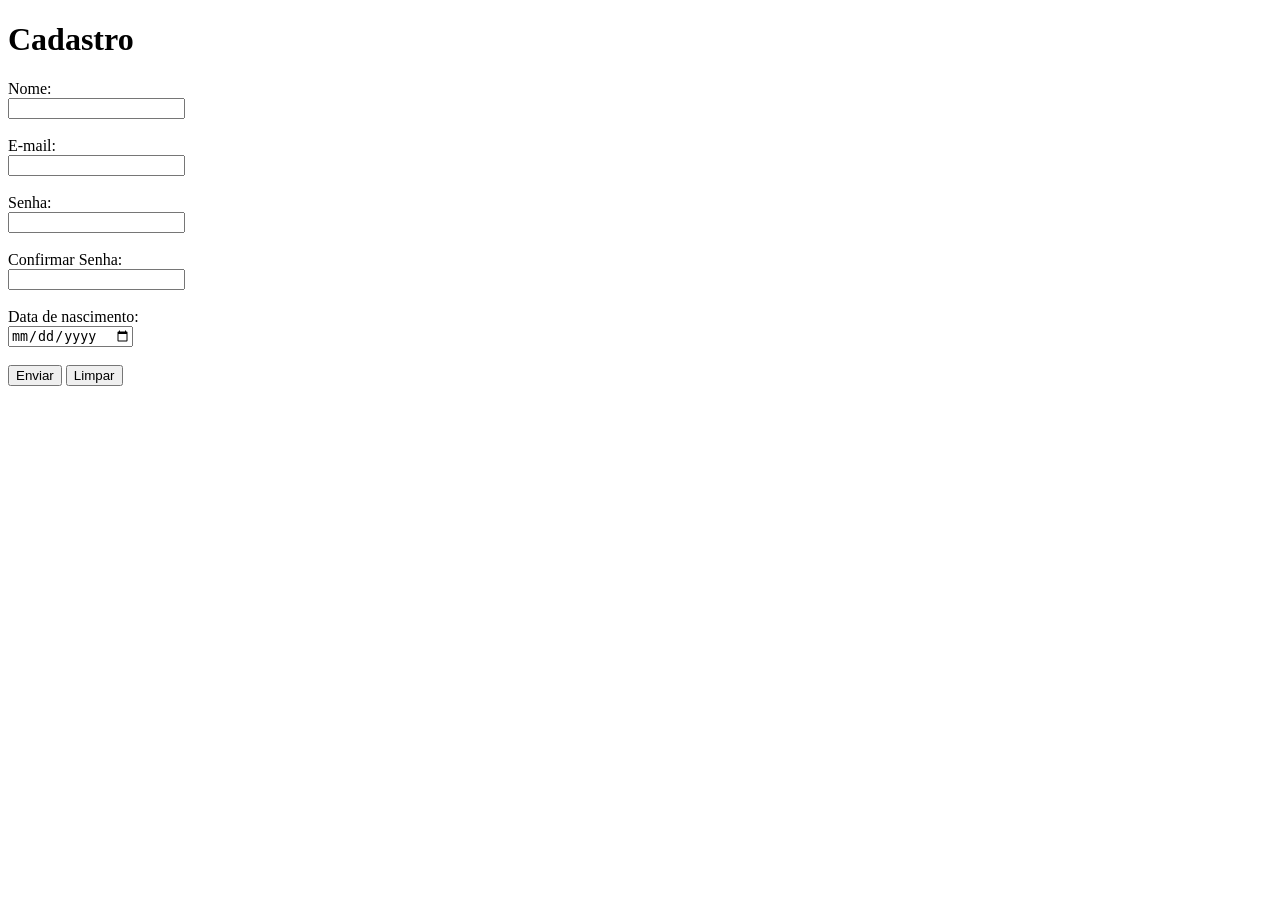
<file: Mekka shopping - PI/cadastro.html>
<!DOCTYPE html>
<html lang="pt-br">

<head>
    <meta charset="UTF-8">
    <meta name="viewport" content="width=device-width, initial-scale=1.0">
    <title>Cadastro</title>
</head>

<body>

    <h1>Cadastro</h1>

    <form>

        <label for="nome">Nome:</label><br>
        <input type="text" id="nome" name="nome" required>
        <br><br>

        <label for="email">E-mail:</label><br>
        <input type="email" id="email" name="email" required>
        <br><br>

        <label for="senha">Senha:</label><br>
        <input type="password" id="senha" name="senha" required>
        <br><br>

        <label for="confirmar senha">Confirmar Senha:</label><br>
        <input type="password" id="confirmarsenha" name="confirmarsenha" required>
        <br><br>

        <label for="nascimento">Data de nascimento:</label><br>
        <input type="date" id="nascimento" name="nascimento" required>
        <br><br>

        <button type="submit">Enviar</button>
        <button type="reset">Limpar</button>

    </form>

</body>

</html>
</file>
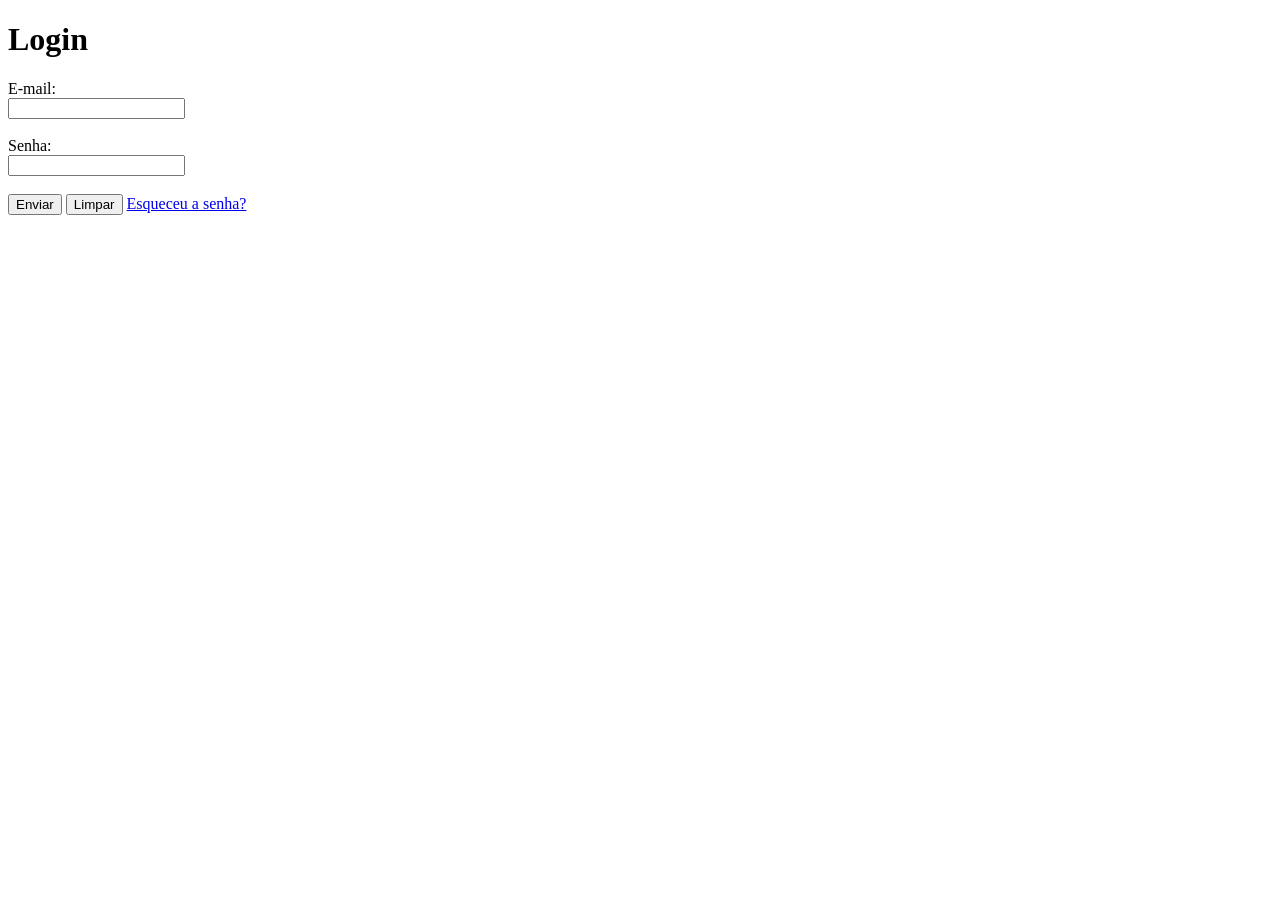
<file: Mekka shopping - PI/login.html>
<!DOCTYPE html>
<html lang="pt-br">

<head>
    <meta charset="UTF-8">
    <meta name="viewport" content="width=device-width, initial-scale=1.0">
    <meta name="description" content="Tela de login">
    <title>Login</title>
</head>

<body>

    <h1>Login</h1>

    <form>

        <label for="email">E-mail:</label><br>
        <input type="email" id="email" name="email" required>
        <br><br>

        <label for="senha">Senha:</label><br>
        <input type="password" id="senha" name="senha" required>
        <br><br>

        <button type="submit">Enviar</button>
        <button type="reset">Limpar</button>

        <a href="esqueceuasenha.hmtl">Esqueceu a senha?</a> 
    </form>


</body>

</html>
</file>
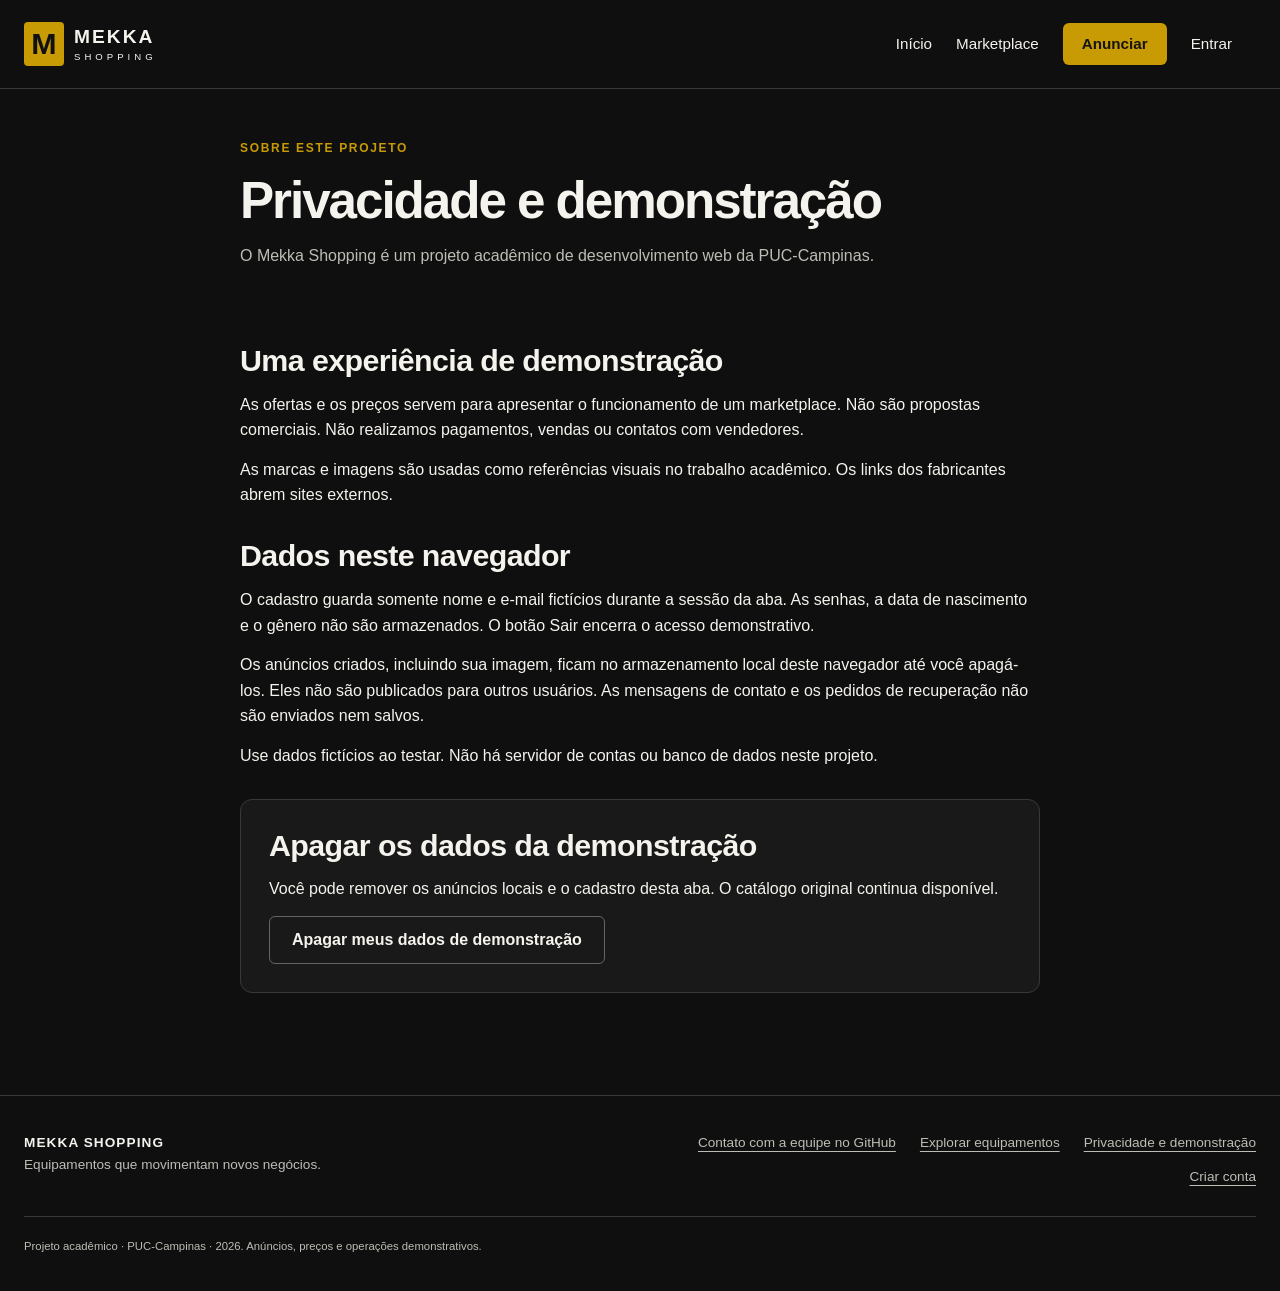
<file: privacidade/privacidade.html>
<!DOCTYPE html>
<html lang="pt-BR">
<head>
    <meta charset="UTF-8">
    <meta name="viewport" content="width=device-width, initial-scale=1.0">
    <meta name="description" content="Entenda quais dados a demonstração acadêmica Mekka Shopping mantém no navegador.">
    <title>Privacidade e demonstração | Mekka Shopping</title>
    <link rel="stylesheet" href="../compartilhado/estilos.css">
    <link rel="stylesheet" href="privacidade.css">
    <script src="../compartilhado/comum.js" defer></script>
    <script src="privacidade.js" defer></script>
</head>
<body>

    <a class="pular" href="#conteudo">Pular para o conteúdo</a>
    <header class="cabecalho">
        <a class="marca" href="../inicio/mekka.html" aria-label="Mekka Shopping, início"><span class="simbolo" aria-hidden="true">M</span><span>MEKKA <small>SHOPPING</small></span></a>
        <nav aria-label="Navegação principal">
            <ul class="menu">
                <li><a href="../inicio/mekka.html">Início</a></li>
                <li><a href="../marketplace/market.html">Marketplace</a></li>
                <li><a href="../anunciar/anunciar.html" class="botao compacto">Anunciar</a></li>
                <li><a href="../login/login.html" id="link-conta">Entrar</a></li>
                <li><button type="button" id="sair" class="link-botao" hidden>Sair</button></li>
            </ul>
        </nav>
    </header>
    <main id="conteudo">
        <noscript><p class="aviso">Ative o JavaScript para pesquisar equipamentos e usar os formulários demonstrativos.</p></noscript>

        <article class="conteudo-texto">
            <header class="abertura"><p class="sobretitulo">SOBRE ESTE PROJETO</p><h1>Privacidade e demonstração</h1><p>O Mekka Shopping é um projeto acadêmico de desenvolvimento web da PUC-Campinas.</p></header>
            <section aria-labelledby="sobre-demo"><h2 id="sobre-demo">Uma experiência de demonstração</h2><p>As ofertas e os preços servem para apresentar o funcionamento de um marketplace. Não são propostas comerciais. Não realizamos pagamentos, vendas ou contatos com vendedores.</p><p>As marcas e imagens são usadas como referências visuais no trabalho acadêmico. Os links dos fabricantes abrem sites externos.</p></section>
            <section aria-labelledby="dados-demo"><h2 id="dados-demo">Dados neste navegador</h2><p>O cadastro guarda somente nome e e-mail fictícios durante a sessão da aba. As senhas, a data de nascimento e o gênero não são armazenados. O botão Sair encerra o acesso demonstrativo.</p><p>Os anúncios criados, incluindo sua imagem, ficam no armazenamento local deste navegador até você apagá-los. Eles não são publicados para outros usuários. As mensagens de contato e os pedidos de recuperação não são enviados nem salvos.</p><p>Use dados fictícios ao testar. Não há servidor de contas ou banco de dados neste projeto.</p></section>
            <section class="painel" aria-labelledby="limpar-demo"><h2 id="limpar-demo">Apagar os dados da demonstração</h2><p>Você pode remover os anúncios locais e o cadastro desta aba. O catálogo original continua disponível.</p><button id="limpar-dados" type="button" class="botao secundario" disabled>Apagar meus dados de demonstração</button><p id="retorno-limpeza" class="mensagem" role="status" aria-live="polite" hidden></p></section>
        </article>
    </main>

    <footer class="rodape">
        <p><strong>MEKKA SHOPPING</strong><br>Equipamentos que movimentam novos negócios.</p>
        <nav aria-label="Links do rodapé"><a href="https://github.com/viniciusmartins65santos-del/Mekka-shopping/issues">Contato com a equipe no GitHub</a><a href="../marketplace/market.html">Explorar equipamentos</a><a href="../privacidade/privacidade.html">Privacidade e demonstração</a><a href="../cadastro/cadastro.html">Criar conta</a></nav>
        <small>Projeto acadêmico · PUC-Campinas · 2026. Anúncios, preços e operações demonstrativos.</small>
    </footer>

</body>
</html>
</file>
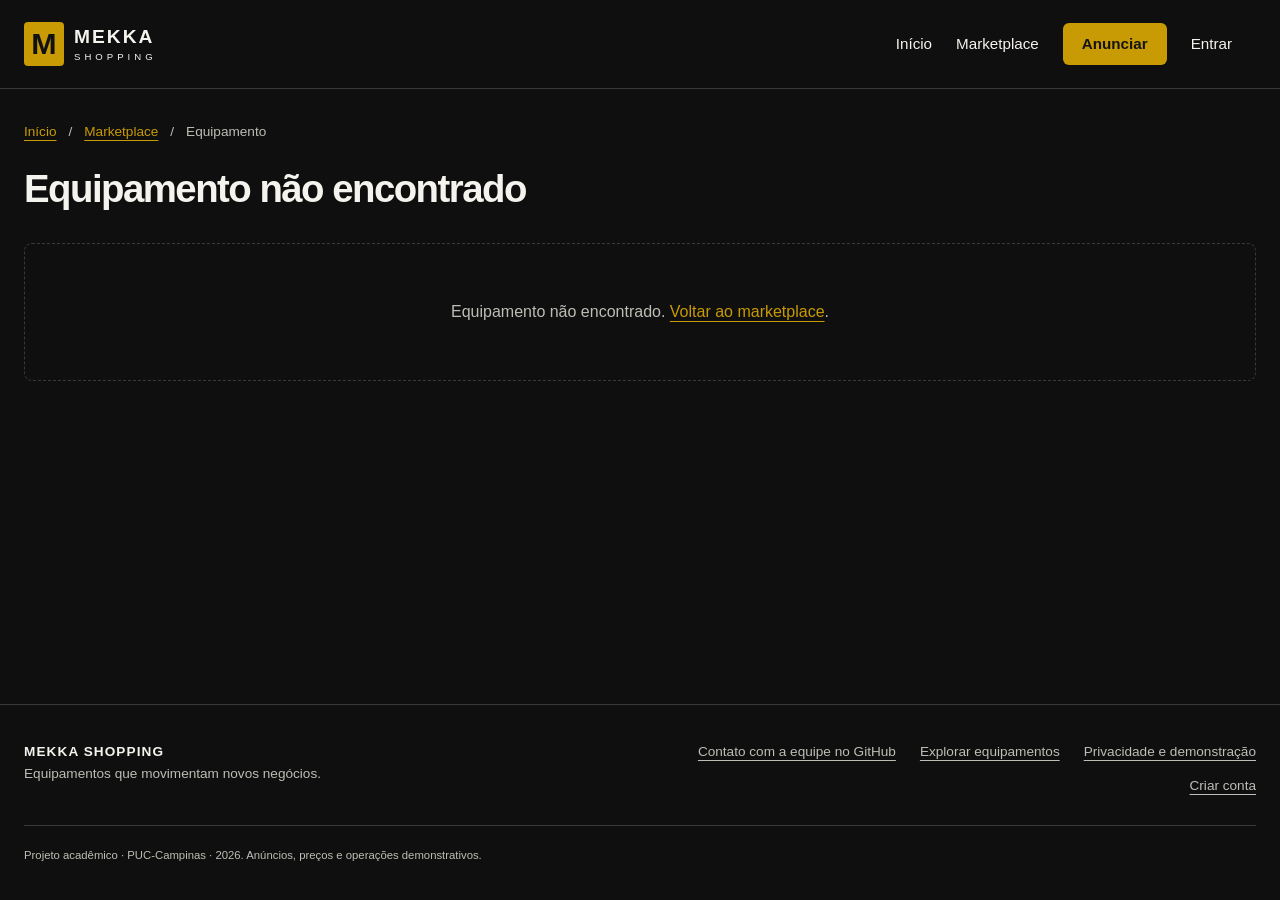
<file: produto/produto.html>
<!DOCTYPE html>
<html lang="pt-BR">
<head>
    <meta charset="UTF-8">
    <meta name="viewport" content="width=device-width, initial-scale=1.0">
    <meta name="description" content="Veja descrição, características e preço do equipamento e simule um contato com o vendedor.">
    <title>Detalhes do equipamento | Mekka Shopping</title>
    <link rel="stylesheet" href="../compartilhado/estilos.css">
    <link rel="stylesheet" href="produto.css">
    <script src="../compartilhado/comum.js" defer></script>
    <script src="../compartilhado/dados.js" defer></script>
    <script src="produto.js" defer></script>
</head>
<body>

    <a class="pular" href="#conteudo">Pular para o conteúdo</a>
    <header class="cabecalho">
        <a class="marca" href="../inicio/mekka.html" aria-label="Mekka Shopping, início"><span class="simbolo" aria-hidden="true">M</span><span>MEKKA <small>SHOPPING</small></span></a>
        <nav aria-label="Navegação principal">
            <ul class="menu">
                <li><a href="../inicio/mekka.html">Início</a></li>
                <li><a href="../marketplace/market.html">Marketplace</a></li>
                <li><a href="../anunciar/anunciar.html" class="botao compacto">Anunciar</a></li>
                <li><a href="../login/login.html" id="link-conta">Entrar</a></li>
                <li><button type="button" id="sair" class="link-botao" hidden>Sair</button></li>
            </ul>
        </nav>
    </header>
    <main id="conteudo">
        <noscript><p class="aviso">Ative o JavaScript para pesquisar equipamentos e usar os formulários demonstrativos.</p></noscript>

        <nav class="caminho" aria-label="Localização na navegação"><a href="../inicio/mekka.html">Início</a><span aria-hidden="true">/</span><a href="../marketplace/market.html">Marketplace</a><span aria-hidden="true">/</span><span>Equipamento</span></nav>
        <h1 id="titulo-produto">Detalhes do equipamento</h1>
        <p id="produto-inexistente" class="estado-vazio" hidden>Equipamento não encontrado. <a href="../marketplace/market.html">Voltar ao marketplace</a>.</p>
        <article id="detalhes-produto" hidden>
            <section class="apresentacao-produto" aria-label="Imagem e valor do equipamento">
                <figure class="foto-detalhe"><img id="foto-produto" src="../produtos/sem-imagem.svg" alt="Equipamento" width="900" height="600"><figcaption>Imagem ilustrativa do anúncio demonstrativo.</figcaption></figure>
                <section class="painel resumo-produto" aria-labelledby="titulo-resumo">
                    <p class="sobretitulo">ANÚNCIO DEMONSTRATIVO</p><h2 id="titulo-resumo">Uma oportunidade para seu negócio</h2>
                    <p id="preco-produto" class="preco-detalhe"></p><p id="local-produto"></p><p id="condicao-produto"></p>
                    <a class="botao" href="#contato">Tenho interesse</a>
                    <p class="nota">Simule um contato com o vendedor. Não há compra ou pagamento nesta demonstração.</p>
                </section>
            </section>
            <section class="secao" aria-labelledby="titulo-descricao"><h2 id="titulo-descricao">Sobre o equipamento</h2><p id="descricao-produto" class="descricao-produto"></p></section>
            <section class="secao" aria-labelledby="titulo-ficha"><h2 id="titulo-ficha">Características do anúncio</h2><dl class="ficha"><dt>Marca</dt><dd id="marca-produto"></dd><dt>Categoria</dt><dd id="categoria-produto"></dd><dt>Ano</dt><dd id="ano-produto"></dd><dt>Condição</dt><dd id="estado-produto"></dd><dt>Localização</dt><dd id="cidade-produto"></dd></dl></section>
            <section id="contato" class="secao painel" aria-labelledby="titulo-contato">
                <h2 id="titulo-contato">Fale com o anunciante</h2><p class="nota">Este formulário simula o contato. A mensagem não é enviada nem armazenada. Use dados fictícios.</p>
                <form id="form-contato" method="post" novalidate>
                    <p class="campo"><label for="nome-contato">Nome</label><input id="nome-contato" type="text" required minlength="2" maxlength="80" autocomplete="name"></p>
                    <p class="campo"><label for="email-contato">E-mail</label><input id="email-contato" type="email" required maxlength="120" autocomplete="email"></p>
                    <p class="campo largura-total"><label for="mensagem-contato">Sua mensagem</label><textarea id="mensagem-contato" required minlength="10" maxlength="1000" placeholder="Conte ao vendedor o que você gostaria de saber."></textarea></p>
                    <p id="retorno-contato" class="mensagem largura-total" role="status" aria-live="polite" hidden></p>
                    <button class="botao" type="submit" disabled>Simular envio</button>
                </form>
            </section>
        </article>
    </main>

    <footer class="rodape">
        <p><strong>MEKKA SHOPPING</strong><br>Equipamentos que movimentam novos negócios.</p>
        <nav aria-label="Links do rodapé"><a href="https://github.com/viniciusmartins65santos-del/Mekka-shopping/issues">Contato com a equipe no GitHub</a><a href="../marketplace/market.html">Explorar equipamentos</a><a href="../privacidade/privacidade.html">Privacidade e demonstração</a><a href="../cadastro/cadastro.html">Criar conta</a></nav>
        <small>Projeto acadêmico · PUC-Campinas · 2026. Anúncios, preços e operações demonstrativos.</small>
    </footer>

</body>
</html>
</file>
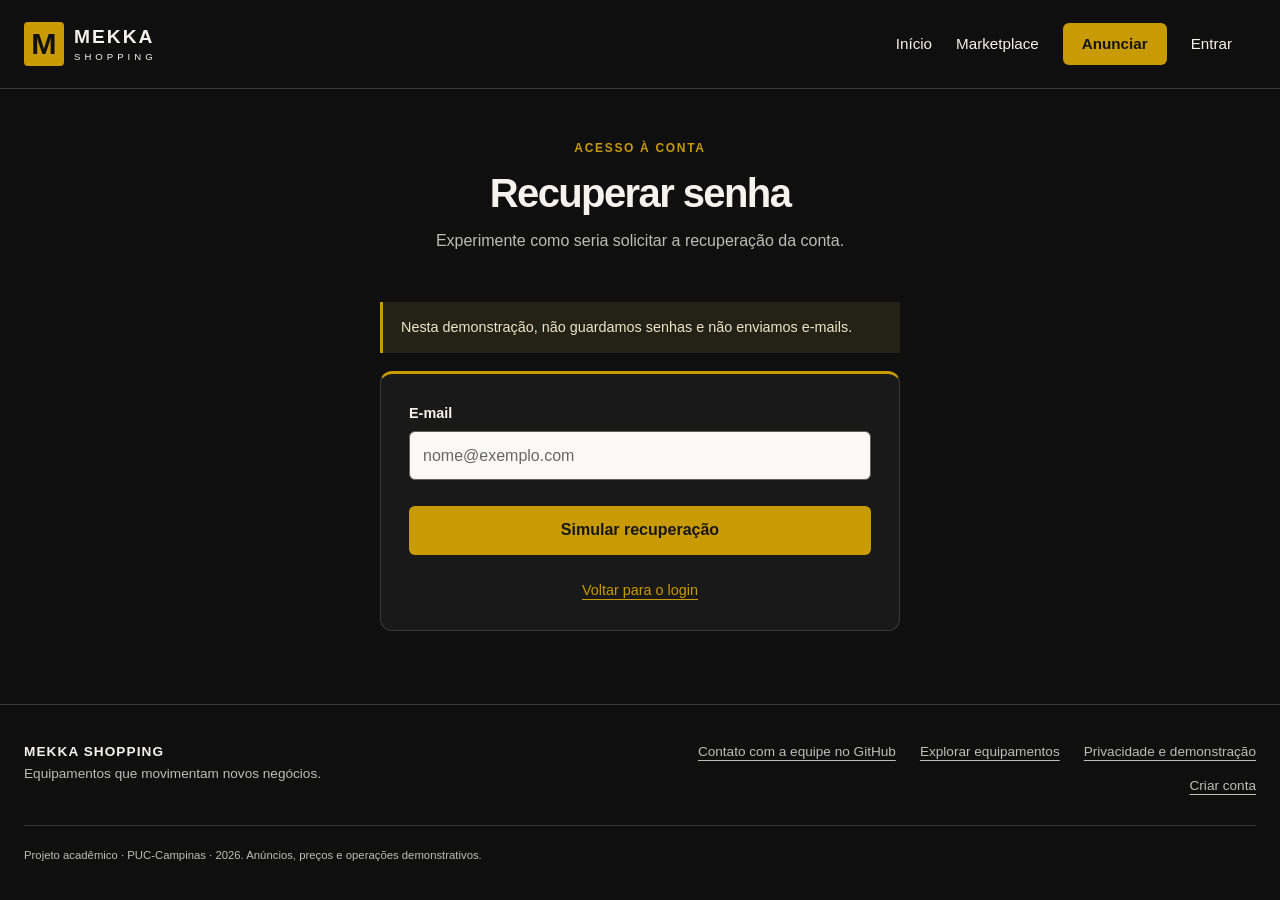
<file: recuperar-senha/recuperar-senha.html>
<!DOCTYPE html>
<html lang="pt-BR">
<head>
    <meta charset="UTF-8">
    <meta name="viewport" content="width=device-width, initial-scale=1.0">
    <meta name="description" content="Conheça o fluxo demonstrativo de recuperação de senha do Mekka Shopping.">
    <title>Recuperar senha | Mekka Shopping</title>
    <link rel="stylesheet" href="../compartilhado/estilos.css">
    <link rel="stylesheet" href="../compartilhado/formularios.css">
    <link rel="stylesheet" href="recuperar-senha.css">
    <script src="../compartilhado/comum.js" defer></script>
    <script src="recuperar-senha.js" defer></script>
</head>
<body>

    <a class="pular" href="#conteudo">Pular para o conteúdo</a>
    <header class="cabecalho">
        <a class="marca" href="../inicio/mekka.html" aria-label="Mekka Shopping, início"><span class="simbolo" aria-hidden="true">M</span><span>MEKKA <small>SHOPPING</small></span></a>
        <nav aria-label="Navegação principal">
            <ul class="menu">
                <li><a href="../inicio/mekka.html">Início</a></li>
                <li><a href="../marketplace/market.html">Marketplace</a></li>
                <li><a href="../anunciar/anunciar.html" class="botao compacto">Anunciar</a></li>
                <li><a href="../login/login.html" id="link-conta">Entrar</a></li>
                <li><button type="button" id="sair" class="link-botao" hidden>Sair</button></li>
            </ul>
        </nav>
    </header>
    <main id="conteudo">
        <noscript><p class="aviso">Ative o JavaScript para pesquisar equipamentos e usar os formulários demonstrativos.</p></noscript>

        <section class="acesso" aria-labelledby="titulo-recuperar">
            <header class="abertura"><p class="sobretitulo">ACESSO À CONTA</p><h1 id="titulo-recuperar">Recuperar senha</h1><p>Experimente como seria solicitar a recuperação da conta.</p></header>
            <p class="aviso">Nesta demonstração, não guardamos senhas e não enviamos e-mails.</p>
            <form id="form-recuperar" class="painel" method="post" novalidate>
                <p class="campo"><label for="email">E-mail</label><input id="email" type="email" required maxlength="120" autocomplete="email" placeholder="nome@exemplo.com"></p>
                <p id="retorno-recuperar" class="mensagem" role="status" aria-live="polite" hidden></p>
                <button type="submit" class="botao botao-completo" disabled>Simular recuperação</button>
                <p class="rodape-form"><a href="../login/login.html">Voltar para o login</a></p>
            </form>
        </section>
    </main>

    <footer class="rodape">
        <p><strong>MEKKA SHOPPING</strong><br>Equipamentos que movimentam novos negócios.</p>
        <nav aria-label="Links do rodapé"><a href="https://github.com/viniciusmartins65santos-del/Mekka-shopping/issues">Contato com a equipe no GitHub</a><a href="../marketplace/market.html">Explorar equipamentos</a><a href="../privacidade/privacidade.html">Privacidade e demonstração</a><a href="../cadastro/cadastro.html">Criar conta</a></nav>
        <small>Projeto acadêmico · PUC-Campinas · 2026. Anúncios, preços e operações demonstrativos.</small>
    </footer>

</body>
</html>
</file>
<file: compartilhado/estilos.css>
:root {
    --fundo: #0f0f0f;
    --painel: #191919;
    --borda: #393939;
    --dourado: #c89a04;
    --texto: #f5f3ed;
    --suave: #bdbdb6;
}

* { box-sizing: border-box; margin: 0; padding: 0; }
body { background: var(--fundo); color: var(--texto); font-family: Arial, Helvetica, sans-serif; line-height: 1.6; min-height: 100vh; display: flex; flex-direction: column; }
main { flex: 1; width: min(1240px, calc(100% - 48px)); margin: 0 auto; padding-bottom: 72px; }
a { color: var(--dourado); text-underline-offset: 4px; }
a:hover { text-decoration-thickness: 2px; }
img { max-width: 100%; height: auto; display: block; }
button, input, select, textarea { font: inherit; }
button, select { cursor: pointer; }
input, select, textarea { width: 100%; min-width: 0; border: 1px solid #60605a; border-radius: 6px; padding: 11px 13px; color: #202020; background: #faf9f5; }
input[type="checkbox"] { width: 20px; height: 20px; flex-shrink: 0; accent-color: var(--dourado); }
textarea { resize: vertical; min-height: 130px; }
label { display: block; margin-bottom: 6px; font-size: 0.9rem; font-weight: 600; }
input::placeholder, textarea::placeholder { color: #686862; opacity: 1; }
:focus-visible { outline: 3px solid var(--dourado); outline-offset: 4px; }
[hidden] { display: none !important; }
h1, h2, h3 { line-height: 1.15; overflow-wrap: anywhere; }
h1 { font-size: clamp(2.2rem, 4vw, 3.5rem); letter-spacing: -0.04em; }
h2 { font-size: clamp(1.4rem, 2.5vw, 1.9rem); letter-spacing: -0.02em; }
h3 { font-size: 1.1rem; }
.pular { position: absolute; top: -80px; left: 16px; background: var(--dourado); color: #111; padding: 12px; z-index: 10; }
.pular:focus { top: 12px; }
.cabecalho { display: flex; align-items: center; justify-content: space-between; gap: 24px; padding: 22px max(24px, calc((100% - 1240px) / 2)); border-bottom: 1px solid var(--borda); }
.marca { display: flex; align-items: center; gap: 10px; color: var(--texto); text-decoration: none; font-size: 1.2rem; font-weight: 800; line-height: 1.1; letter-spacing: 2px; }
.marca small { display: block; font-size: 0.6rem; font-weight: 400; letter-spacing: 4px; margin-top: 5px; }
.simbolo { display: grid; place-items: center; width: 40px; height: 44px; background: var(--dourado); color: #111; font-size: 1.9rem; letter-spacing: -4px; padding-right: 4px; border-radius: 4px; }
.menu { list-style: none; display: flex; flex-wrap: wrap; align-items: center; gap: 24px; }
.menu a { color: var(--texto); text-decoration: none; font-size: 0.95rem; }
.menu a:hover, .menu a[aria-current="page"] { color: var(--dourado); }
.menu .botao, .menu .botao:hover { color: #141414; }
.link-botao { color: var(--dourado); background: none; border: 0; text-decoration: underline; }
.botao { display: inline-flex; align-items: center; justify-content: center; gap: 20px; min-height: 46px; padding: 12px 22px; border: 1px solid transparent; border-radius: 6px; background: var(--dourado); color: #171717; font-weight: 700; text-decoration: none; cursor: pointer; line-height: 1.4; }
.botao:hover { background: #f2c339; }
.botao:disabled { opacity: 0.6; cursor: wait; }
.compacto { min-height: 40px; padding: 9px 18px; }
.secundario { color: var(--texto); border-color: #65655f; background: transparent; }
.secundario:hover { background: #30302b; }
.botao-escuro { background: #1c1c1c; color: #fff; }
.botao-escuro:hover { background: #393939; }
.sobretitulo { color: var(--dourado); font-size: 0.75rem; letter-spacing: 0.14em; font-weight: 700; }
.abertura { padding: 50px 0 30px; }
.abertura h1 { margin: 12px 0; }
.abertura > p:last-child { color: var(--suave); max-width: 680px; }
.secao { margin-top: 48px; }
.titulo-secao { display: flex; align-items: baseline; justify-content: space-between; flex-wrap: wrap; gap: 12px; margin-bottom: 24px; }
.titulo-secao p { color: var(--suave); font-size: 0.9rem; }
.painel { padding: 28px; background: var(--painel); border: 1px solid var(--borda); border-radius: 12px; }
.campo { margin-bottom: 18px; }
.campo small, .nota { color: var(--suave); font-size: 0.85rem; }
.nota { margin: 12px 0 20px; }
.mensagem { padding: 14px 16px; border: 1px solid #53946d; background: #1b3125; color: #ddf4e6; border-radius: 6px; margin: 16px 0; overflow-wrap: anywhere; }
.erro { color: #ffe2de; border-color: #ae655c; background: #3a201d; }
.aviso { padding: 14px 18px; border-left: 3px solid var(--dourado); background: #242116; color: #eee4c7; margin: 18px 0; font-size: 0.9rem; }
.grade-produtos { display: grid; grid-template-columns: repeat(4, minmax(0, 1fr)); gap: 20px; list-style: none; }
.grade-produtos > li { min-width: 0; }
.card-produto { display: flex; flex-direction: column; height: 100%; border-radius: 10px; background: #f7f6f2; color: #1a1a1a; padding: 12px 12px 16px; }
.imagem-produto { width: 100%; aspect-ratio: 3 / 2; object-fit: contain; border-radius: 6px; background: #e9e8e2; }
.etiqueta { align-self: flex-start; color: #54500d; background: #eee7bd; padding: 3px 8px; margin: 16px 0 12px; border-radius: 4px; font-size: 0.72rem; font-weight: 700; text-transform: uppercase; letter-spacing: 0.04em; }
.nome-produto { margin: 0 4px 10px; min-height: 42px; }
.local-produto, .info-produto { color: #62625b; margin: 0 4px 5px; font-size: 0.82rem; overflow-wrap: anywhere; }
.preco-produto { font-size: 1.3rem; font-weight: 700; margin: auto 4px 14px; padding-top: 16px; }
.card-produto .botao { justify-content: space-between; font-size: 0.9rem; padding: 11px 14px; }
.estado-vazio { text-align: center; padding: 55px 24px; border: 1px dashed var(--borda); border-radius: 8px; color: var(--suave); }
.rodape { display: grid; grid-template-columns: 1fr 1fr; gap: 28px; border-top: 1px solid var(--borda); padding: 36px max(24px, calc((100% - 1240px) / 2)); color: var(--suave); font-size: 0.85rem; }
.rodape strong { color: var(--texto); letter-spacing: 0.08em; }
.rodape nav { display: flex; justify-content: flex-end; flex-wrap: wrap; align-content: start; gap: 12px 24px; }
.rodape nav a { color: var(--suave); }
.rodape small { grid-column: 1 / -1; border-top: 1px solid var(--borda); padding-top: 20px; }
.termos { display: flex; align-items: flex-start; gap: 12px; margin: 20px 0; }
.termos label { font-weight: 400; font-size: 0.9rem; }
.largura-total { grid-column: 1 / -1; }
@media (max-width: 1000px) {
    .grade-produtos { grid-template-columns: repeat(3, minmax(0, 1fr)); }
    .menu { gap: 16px; }
}
@media (max-width: 760px) {
    main { width: calc(100% - 32px); padding-bottom: 48px; }
    .cabecalho { flex-direction: column; align-items: flex-start; padding: 20px 16px; gap: 18px; }
    .menu { gap: 10px 18px; }
    .menu a { font-size: 0.85rem; }
    .grade-produtos { grid-template-columns: repeat(2, minmax(0, 1fr)); }
    .rodape { grid-template-columns: 1fr; padding: 30px 16px; }
    .rodape nav { justify-content: flex-start; }
    .painel { padding: 20px; }
    .abertura { padding-top: 32px; }
}
@media (max-width: 480px) {
    .grade-produtos { grid-template-columns: 1fr; }
    .nome-produto { min-height: auto; }
    .titulo-secao { align-items: flex-start; flex-direction: column; }
    .botao { gap: 10px; }
}
</file>
<file: anunciar/anunciar.css>
.formulario-anuncio { max-width: 900px; }
.formulario-anuncio fieldset { border: none; padding: 10px 0 20px; display: grid; grid-template-columns: 1fr 1fr; gap: 0 24px; min-width: 0; }
.formulario-anuncio legend { font-size: 1.25rem; font-weight: 700; padding: 8px 0 16px; }
.previa img { width: 100%; max-width: 300px; aspect-ratio: 3 / 2; object-fit: contain; background: #ecebe6; border-radius: 6px; }
.previa figcaption { font-size: 0.8rem; color: var(--suave); margin: 6px 0; }
.acoes-formulario { display: flex; flex-wrap: wrap; gap: 12px; }
.atalho { display: inline-block; margin: 16px; }
@media (max-width: 600px) { .formulario-anuncio fieldset { grid-template-columns: 1fr; } .acoes-formulario .botao { width: 100%; } }
</file>
<file: compartilhado/formularios.css>
.acesso { width: 100%; max-width: 520px; margin: 0 auto; }
.acesso .abertura { text-align: center; }
.acesso .abertura h1 { font-size: 2.5rem; }
.acesso .painel { border-top: 3px solid var(--dourado); }
.botao-completo { width: 100%; }
.rodape-form { text-align: center; margin-top: 24px; font-size: 0.9rem; }
@media (max-width: 480px) { .acesso .abertura h1 { font-size: 2rem; } }
</file>
<file: cadastro/cadastro.css>
#form-cadastro .termos { margin-top: 24px; }
</file>
<file: inicio/mekka.css>
.hero { display: grid; grid-template-columns: 1.05fr 1fr; align-items: center; gap: 54px; padding: 58px 0 44px; }
.hero h1 { margin: 20px 0; }
.hero-texto > p:not(.sobretitulo) { max-width: 510px; color: var(--suave); margin-bottom: 26px; }
.hero-imagem { border-radius: 12px; overflow: hidden; border: 1px solid var(--borda); }
.hero-imagem img { width: 100%; }
.hero-imagem figcaption { padding: 15px 20px; display: flex; align-items: center; justify-content: space-between; gap: 15px; background: var(--dourado); color: #171717; }
.hero-imagem figcaption > span { font-size: 0.68rem; font-weight: 700; letter-spacing: 1px; }
.hero-imagem a { color: #171717; font-size: 0.88rem; font-weight: 700; }
.busca-inicio { display: block; border-block: 1px solid var(--borda); padding: 26px 0; }
.busca { display: grid; grid-template-columns: auto 1fr auto; align-items: center; gap: 20px; }
.busca label { margin: 0; }
.lojas { display: grid; grid-template-columns: repeat(6, minmax(0, 1fr)); gap: 15px; list-style: none; }
.lojas a { display: grid; place-items: center; background: #fafafa; padding: 12px; border-radius: 6px; height: 88px; }
.lojas img { max-height: 60px; width: 100%; object-fit: contain; }
.chamada { margin-top: 55px; border-left: 4px solid var(--dourado); padding: 30px; background: var(--painel); }
.chamada p { color: var(--suave); margin: 15px 0 22px; }
@media (max-width: 1000px) { .hero { gap: 28px; } .busca { grid-template-columns: 1fr auto; } .busca label { grid-column: 1 / -1; } }
@media (max-width: 760px) { .hero { grid-template-columns: 1fr; padding-top: 32px; } .hero-imagem { max-width: 560px; } .lojas { grid-template-columns: repeat(3, minmax(0, 1fr)); } }
@media (max-width: 480px) { .busca { grid-template-columns: 1fr; gap: 12px; } .hero-imagem figcaption { flex-wrap: wrap; } .chamada { padding: 24px; } }
</file>
<file: login/login.css>
.recuperacao { text-align: right; margin: 4px 0 24px; font-size: 0.9rem; }
#entrar-visitante { margin-top: 12px; }
</file>
<file: marketplace/market.css>
.filtros { display: grid; grid-template-columns: repeat(4, minmax(0, 1fr)); gap: 18px; }
.filtros .campo { margin: 0; }
.campo-busca { grid-column: span 2; }
.acoes-filtros { grid-column: span 2; display: flex; align-items: end; flex-wrap: wrap; gap: 12px; }
@media (max-width: 1000px) { .filtros { grid-template-columns: repeat(2, minmax(0, 1fr)); } }
@media (max-width: 480px) { .filtros { grid-template-columns: 1fr; } .campo-busca, .acoes-filtros { grid-column: auto; } .acoes-filtros .botao { width: 100%; } }
</file>
<file: privacidade/privacidade.css>
.conteudo-texto { max-width: 800px; margin: 0 auto; }
.conteudo-texto section { margin: 30px 0; }
.conteudo-texto h2 { margin-bottom: 14px; }
.conteudo-texto p { margin-bottom: 14px; }
</file>
<file: produto/produto.css>
.caminho { display: flex; flex-wrap: wrap; gap: 12px; padding: 32px 0 24px; font-size: 0.85rem; color: var(--suave); }
#titulo-produto { font-size: clamp(2rem, 3vw, 2.8rem); margin-bottom: 32px; }
.apresentacao-produto { display: grid; grid-template-columns: 1.35fr 1fr; gap: 28px; align-items: start; }
.foto-detalhe img { width: 100%; aspect-ratio: 3 / 2; object-fit: contain; border-radius: 10px; background: #eee; }
.foto-detalhe figcaption { color: var(--suave); font-size: 0.8rem; margin-top: 10px; }
.resumo-produto h2 { margin: 14px 0 22px; }
.preco-detalhe { font-size: clamp(1.9rem, 3vw, 2.5rem); color: var(--dourado); font-weight: 700; }
.resumo-produto .botao { width: 100%; margin-top: 25px; }
.descricao-produto { margin-top: 20px; max-width: 800px; white-space: pre-wrap; overflow-wrap: anywhere; }
.ficha { display: grid; grid-template-columns: minmax(100px, 180px) 1fr; max-width: 800px; margin-top: 20px; }
.ficha dt, .ficha dd { padding: 14px; border-bottom: 1px solid var(--borda); overflow-wrap: anywhere; }
.ficha dt { color: var(--suave); }
#form-contato { display: grid; grid-template-columns: 1fr 1fr; gap: 0 22px; }
@media (max-width: 760px) { .apresentacao-produto, #form-contato { grid-template-columns: 1fr; } }
</file>
<file: recuperar-senha/recuperar-senha.css>
#form-recuperar .botao { margin-top: 8px; }
</file>
